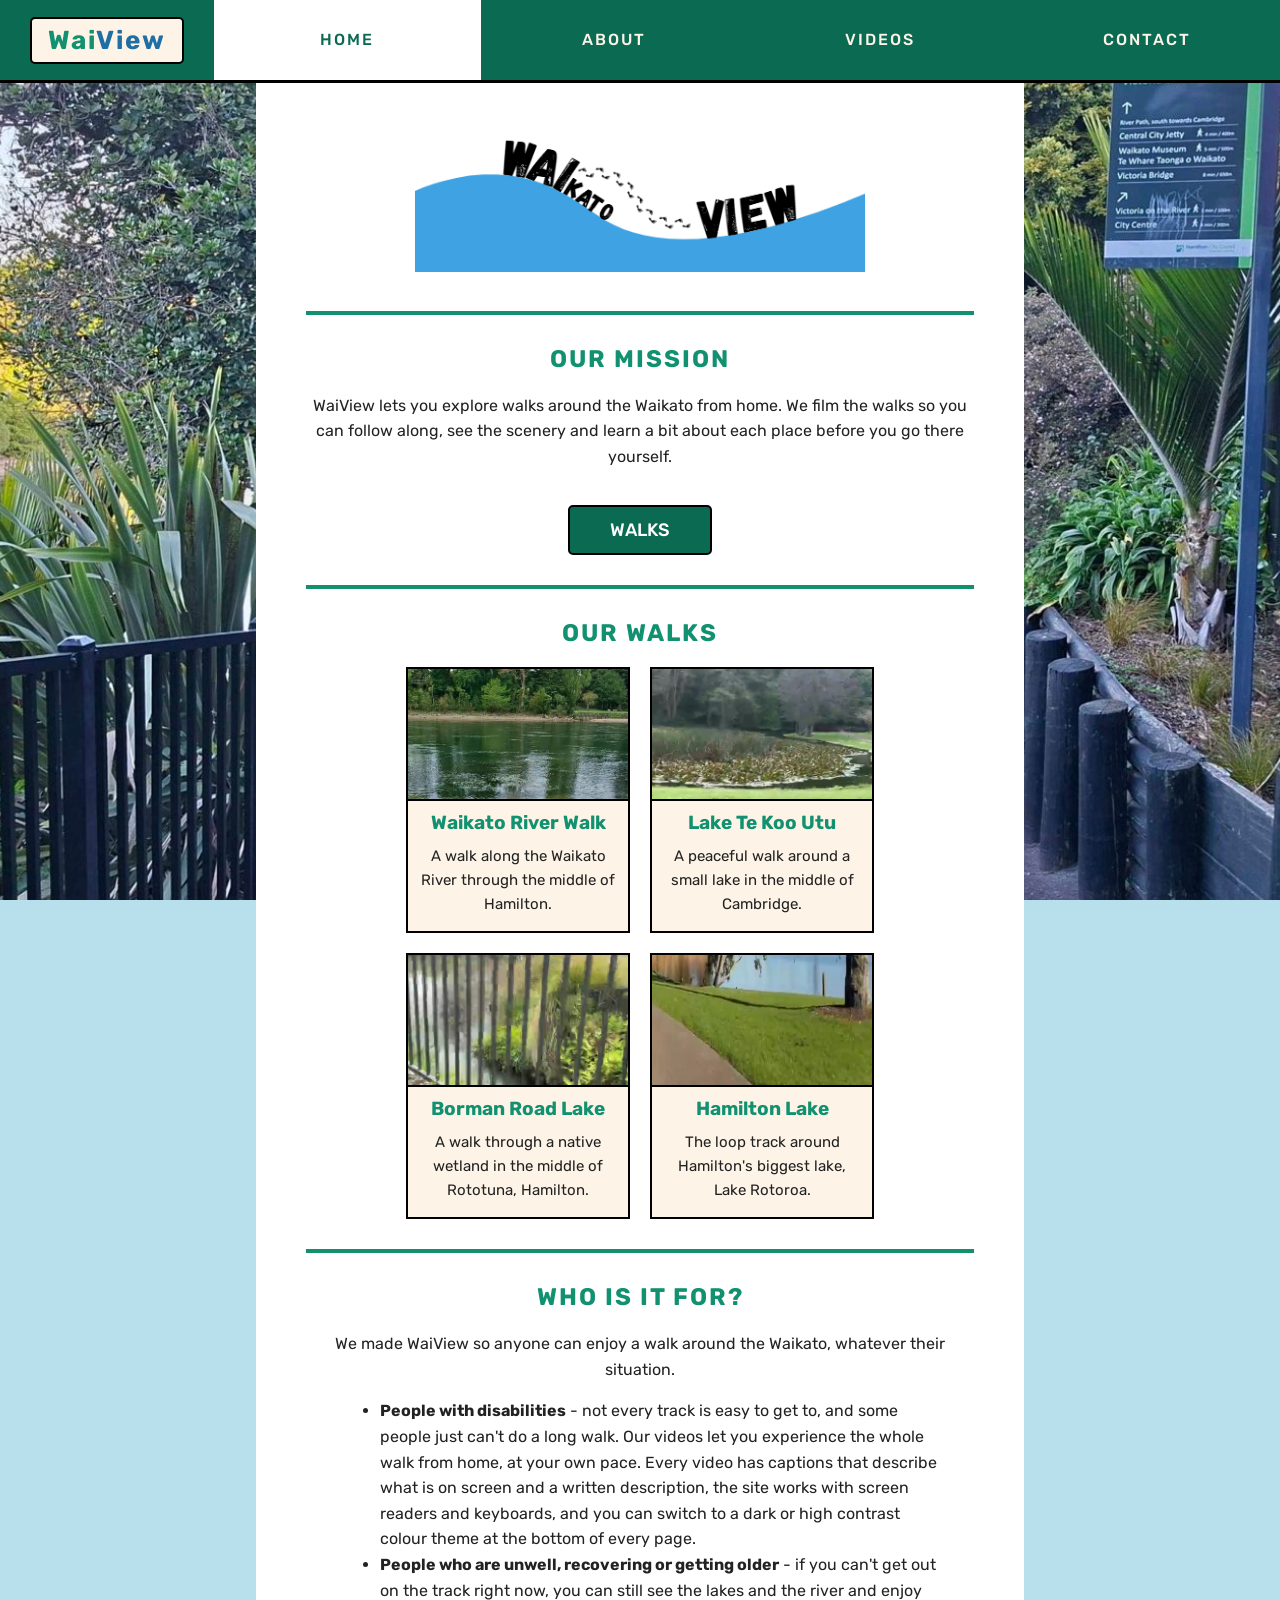
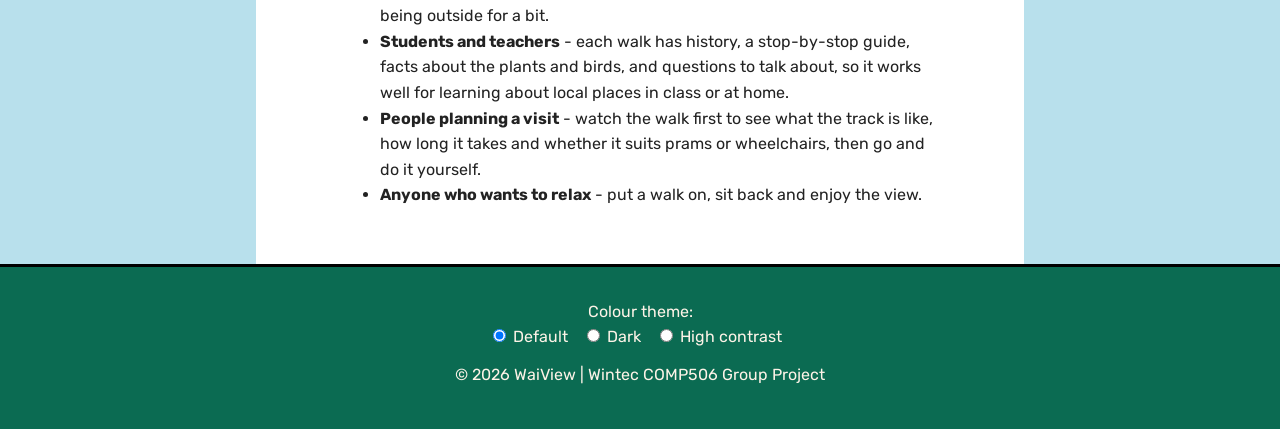
<file: index.html>
<!DOCTYPE html>
<!--
    WaiView - Home page
    COMP506 Interactive Digital Media - Roopu 01
    Cruz, Seton, Ronald, Kaden, Wiremu
-->
<html lang="en">
<head>
    <meta charset="UTF-8">
    <meta name="viewport" content="width=device-width, initial-scale=1.0">
    <title>WaiView - Home</title>
    <link href="https://fonts.googleapis.com/css2?family=Rubik:wght@400;500;700&display=swap" rel="stylesheet">
    <link rel="stylesheet" href="style.css">
</head>
<body>

    <!-- Site name and main navigation -->
    <header>
        <a href="index.html" class="site-name"><span class="wai">Wai</span><span class="view">View</span></a>
        <nav>
            <ul>
                <li><a href="index.html" class="active">Home</a></li>
                <li><a href="about.html">About</a></li>
                <li><a href="videos.html">Videos</a></li>
                <li><a href="contact.html">Contact</a></li>
            </ul>
        </nav>
    </header>

    <div class="page">
        <div class="side left"></div>

        <!-- Main page content -->
        <main>
            <h1 class="logo-heading">
                <img src="images/logo.png" alt="WaiView - Waikato View" class="main-logo">
            </h1>

            <hr>

            <h2>Our Mission</h2>
            <p>WaiView lets you explore walks around the Waikato from home. We film the walks so you can follow along, see the scenery and learn a bit about each place before you go there yourself.</p>

            <a href="videos.html" class="button">Walks</a>

            <hr>

            <h2>Our Walks</h2>
            <div class="walk-list">
                <a href="walk-waikato-river.html" class="walk-card">
                    <img src="images/thumbs/waikato-river.jpg" alt="Waikato River Walk">
                    <h3>Waikato River Walk</h3>
                    <p>A walk along the Waikato River through the middle of Hamilton.</p>
                </a>
                <a href="walk-lake-te-koo-utu.html" class="walk-card">
                    <img src="images/thumbs/lake-te-koo-utu.jpg" alt="Lake Te Koo Utu">
                    <h3>Lake Te Koo Utu</h3>
                    <p>A peaceful walk around a small lake in the middle of Cambridge.</p>
                </a>
                <a href="walk-borman-road-lake.html" class="walk-card">
                    <img src="images/thumbs/borman-road-lake.jpg" alt="Borman Road Lake">
                    <h3>Borman Road Lake</h3>
                    <p>A walk through a native wetland in the middle of Rototuna, Hamilton.</p>
                </a>
                <a href="walk-hamilton-lake.html" class="walk-card">
                    <img src="images/thumbs/hamilton-lake.jpg" alt="Hamilton Lake">
                    <h3>Hamilton Lake</h3>
                    <p>The loop track around Hamilton's biggest lake, Lake Rotoroa.</p>
                </a>
            </div>

            <hr>

            <h2>Who is it for?</h2>
            <p>We made WaiView so anyone can enjoy a walk around the Waikato, whatever their situation.</p>
            <div class="text-left">
                <ul>
                    <li><b>People with disabilities</b> - not every track is easy to get to, and some people just can't do a long walk. Our videos let you experience the whole walk from home, at your own pace. Every video has captions that describe what is on screen and a written description, the site works with screen readers and keyboards, and you can switch to a dark or high contrast colour theme at the bottom of every page.</li>
                    <li><b>People who are unwell, recovering or getting older</b> - if you can't get out on the track right now, you can still see the lakes and the river and enjoy being outside for a bit.</li>
                    <li><b>Students and teachers</b> - each walk has history, a stop-by-stop guide, facts about the plants and birds, and questions to talk about, so it works well for learning about local places in class or at home.</li>
                    <li><b>People planning a visit</b> - watch the walk first to see what the track is like, how long it takes and whether it suits prams or wheelchairs, then go and do it yourself.</li>
                    <li><b>Anyone who wants to relax</b> - put a walk on, sit back and enjoy the view.</li>
                </ul>
            </div>
        </main>

        <div class="side right"></div>
    </div>

    <!-- Footer with the colour theme picker -->
    <footer>

        <!-- colour theme picker (CSS only - see the colour themes section in style.css) -->
        <fieldset class="theme-picker">
            <legend>Colour theme:</legend>
            <input type="radio" name="theme" id="theme-default" checked>
            <label for="theme-default">Default</label>
            <input type="radio" name="theme" id="theme-dark">
            <label for="theme-dark">Dark</label>
            <input type="radio" name="theme" id="theme-contrast">
            <label for="theme-contrast">High contrast</label>
        </fieldset>

        <p>&copy; 2026 WaiView | Wintec COMP506 Group Project</p>
    </footer>

</body>
</html>
</file>
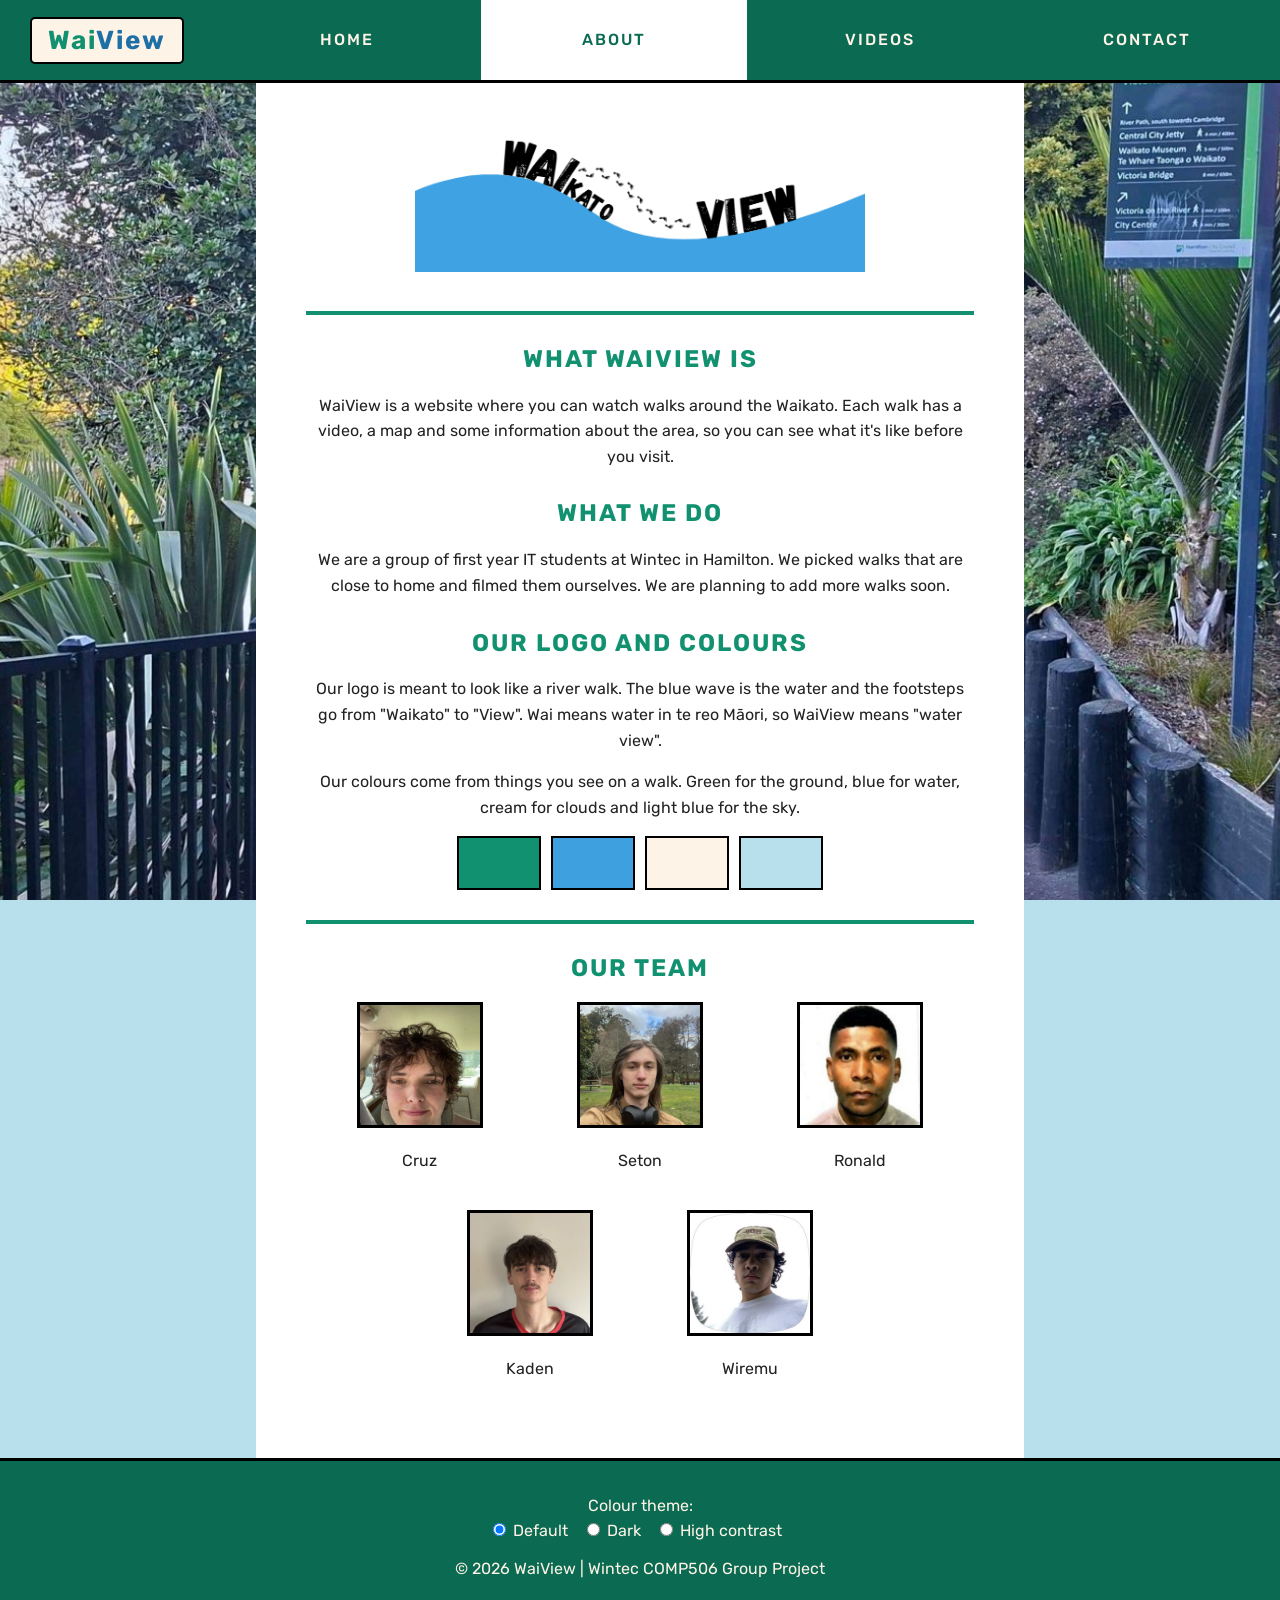
<file: about.html>
<!DOCTYPE html>
<!--
    WaiView - About page
    COMP506 Interactive Digital Media - Roopu 01
    Cruz, Seton, Ronald, Kaden, Wiremu
-->
<html lang="en">
<head>
    <meta charset="UTF-8">
    <meta name="viewport" content="width=device-width, initial-scale=1.0">
    <title>WaiView - About</title>
    <link href="https://fonts.googleapis.com/css2?family=Rubik:wght@400;500;700&display=swap" rel="stylesheet">
    <link rel="stylesheet" href="style.css">
</head>
<body>

    <!-- Site name and main navigation -->
    <header>
        <a href="index.html" class="site-name"><span class="wai">Wai</span><span class="view">View</span></a>
        <nav>
            <ul>
                <li><a href="index.html">Home</a></li>
                <li><a href="about.html" class="active">About</a></li>
                <li><a href="videos.html">Videos</a></li>
                <li><a href="contact.html">Contact</a></li>
            </ul>
        </nav>
    </header>

    <div class="page">
        <div class="side left"></div>

        <!-- Main page content -->
        <main>
            <h1 class="logo-heading">
                <img src="images/logo.png" alt="WaiView - Waikato View" class="main-logo">
            </h1>

            <hr>

            <h2>What WaiView Is</h2>
            <p>WaiView is a website where you can watch walks around the Waikato. Each walk has a video, a map and some information about the area, so you can see what it's like before you visit.</p>

            <h2>What We Do</h2>
            <p>We are a group of first year IT students at Wintec in Hamilton. We picked walks that are close to home and filmed them ourselves. We are planning to add more walks soon.</p>

            <h2>Our Logo and Colours</h2>
            <p>Our logo is meant to look like a river walk. The blue wave is the water and the footsteps go from "Waikato" to "View". Wai means water in te reo Māori, so WaiView means "water view".</p>
            <p>Our colours come from things you see on a walk. Green for the ground, blue for water, cream for clouds and light blue for the sky.</p>
            <div class="colours">
                <div class="colour green" title="Green"></div>
                <div class="colour blue" title="Blue"></div>
                <div class="colour cream" title="Cream"></div>
                <div class="colour sky" title="Sky"></div>
            </div>

            <hr>

            <h2>Our Team</h2>
            <div class="team">
                <div class="member">
                    <img src="images/team/cruz.jpg" alt="Photo of Cruz">
                    <p>Cruz</p>
                </div>
                <div class="member">
                    <img src="images/team/seton.jpg" alt="Photo of Seton">
                    <p>Seton</p>
                </div>
                <div class="member">
                    <img src="images/team/ronald.jpg" alt="Photo of Ronald">
                    <p>Ronald</p>
                </div>
                <div class="member">
                    <img src="images/team/kaden.jpg" alt="Photo of Kaden">
                    <p>Kaden</p>
                </div>
                <div class="member">
                    <img src="images/team/wiremu.jpg" alt="Photo of Wiremu">
                    <p>Wiremu</p>
                </div>
            </div>
        </main>

        <div class="side right"></div>
    </div>

    <!-- Footer with the colour theme picker -->
    <footer>

        <!-- colour theme picker (CSS only - see the colour themes section in style.css) -->
        <fieldset class="theme-picker">
            <legend>Colour theme:</legend>
            <input type="radio" name="theme" id="theme-default" checked>
            <label for="theme-default">Default</label>
            <input type="radio" name="theme" id="theme-dark">
            <label for="theme-dark">Dark</label>
            <input type="radio" name="theme" id="theme-contrast">
            <label for="theme-contrast">High contrast</label>
        </fieldset>

        <p>&copy; 2026 WaiView | Wintec COMP506 Group Project</p>
    </footer>

</body>
</html>
</file>
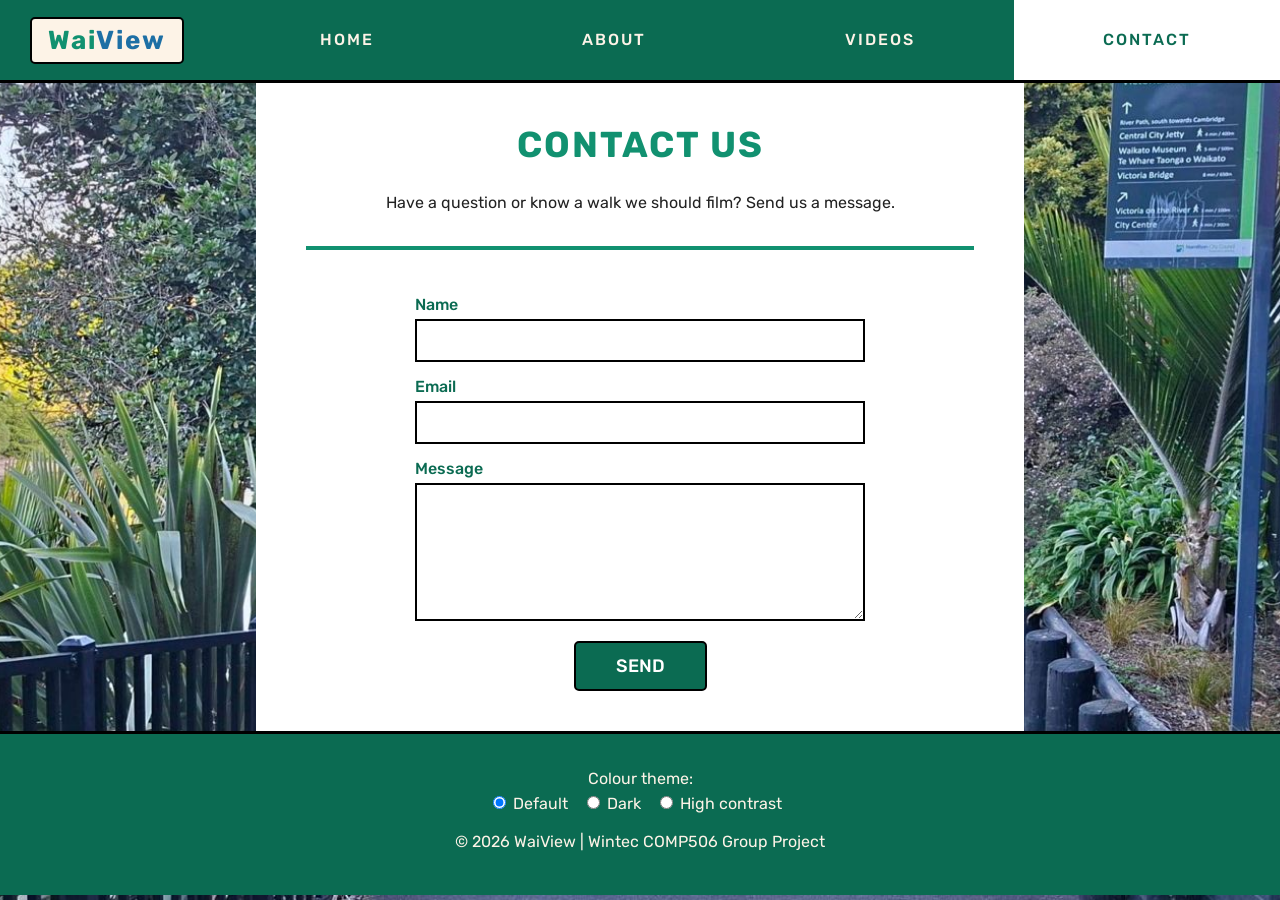
<file: contact.html>
<!DOCTYPE html>
<!--
    WaiView - Contact page
    COMP506 Interactive Digital Media - Roopu 01
    Cruz, Seton, Ronald, Kaden, Wiremu
-->
<html lang="en">
<head>
    <meta charset="UTF-8">
    <meta name="viewport" content="width=device-width, initial-scale=1.0">
    <title>WaiView - Contact</title>
    <link href="https://fonts.googleapis.com/css2?family=Rubik:wght@400;500;700&display=swap" rel="stylesheet">
    <link rel="stylesheet" href="style.css">
</head>
<body>

    <!-- Site name and main navigation -->
    <header>
        <a href="index.html" class="site-name"><span class="wai">Wai</span><span class="view">View</span></a>
        <nav>
            <ul>
                <li><a href="index.html">Home</a></li>
                <li><a href="about.html">About</a></li>
                <li><a href="videos.html">Videos</a></li>
                <li><a href="contact.html" class="active">Contact</a></li>
            </ul>
        </nav>
    </header>

    <div class="page">
        <div class="side left"></div>

        <!-- Main page content -->
        <main>
            <h1>Contact Us</h1>
            <p>Have a question or know a walk we should film? Send us a message.</p>

            <hr>

            <form action="thanks.html" method="get">
                <label for="name">Name</label>
                <input type="text" id="name" name="name" required>

                <label for="email">Email</label>
                <input type="email" id="email" name="email" required>

                <label for="message">Message</label>
                <textarea id="message" name="message" rows="6" required></textarea>

                <button type="submit" class="button">Send</button>
            </form>
        </main>

        <div class="side right"></div>
    </div>

    <!-- Footer with the colour theme picker -->
    <footer>

        <!-- colour theme picker (CSS only - see the colour themes section in style.css) -->
        <fieldset class="theme-picker">
            <legend>Colour theme:</legend>
            <input type="radio" name="theme" id="theme-default" checked>
            <label for="theme-default">Default</label>
            <input type="radio" name="theme" id="theme-dark">
            <label for="theme-dark">Dark</label>
            <input type="radio" name="theme" id="theme-contrast">
            <label for="theme-contrast">High contrast</label>
        </fieldset>

        <p>&copy; 2026 WaiView | Wintec COMP506 Group Project</p>
    </footer>

</body>
</html>
</file>
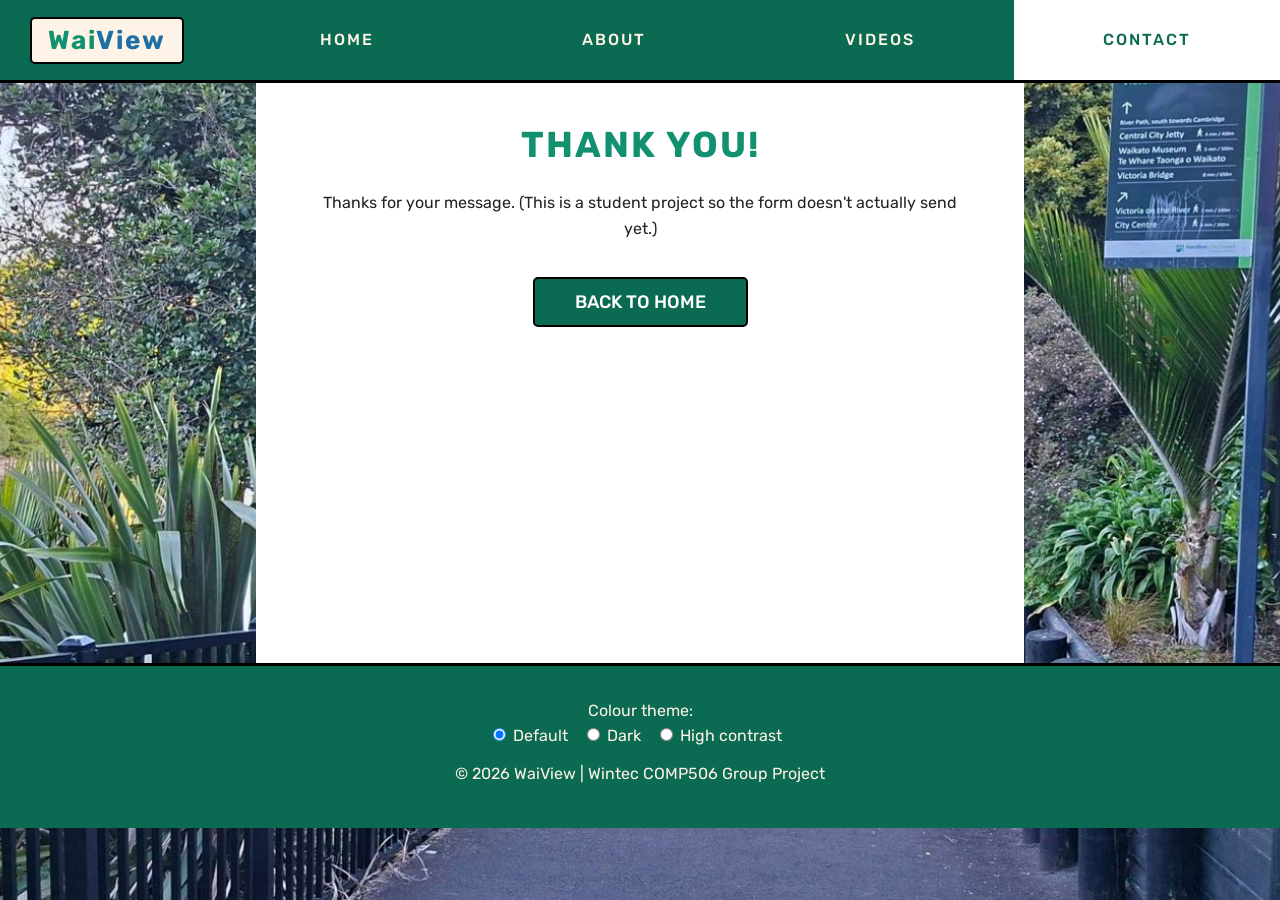
<file: thanks.html>
<!DOCTYPE html>
<!--
    WaiView - Thank you page (shown after the contact form is sent)
    COMP506 Interactive Digital Media - Roopu 01
    Cruz, Seton, Ronald, Kaden, Wiremu
-->
<html lang="en">
<head>
    <meta charset="UTF-8">
    <meta name="viewport" content="width=device-width, initial-scale=1.0">
    <title>WaiView - Thank You</title>
    <link href="https://fonts.googleapis.com/css2?family=Rubik:wght@400;500;700&display=swap" rel="stylesheet">
    <link rel="stylesheet" href="style.css">
</head>
<body>

    <!-- Site name and main navigation -->
    <header>
        <a href="index.html" class="site-name"><span class="wai">Wai</span><span class="view">View</span></a>
        <nav>
            <ul>
                <li><a href="index.html">Home</a></li>
                <li><a href="about.html">About</a></li>
                <li><a href="videos.html">Videos</a></li>
                <li><a href="contact.html" class="active">Contact</a></li>
            </ul>
        </nav>
    </header>

    <div class="page">
        <div class="side left"></div>

        <!-- Main page content -->
        <main>
            <h1>Thank You!</h1>
            <p>Thanks for your message. (This is a student project so the form doesn't actually send yet.)</p>
            <a href="index.html" class="button">Back to Home</a>
        </main>

        <div class="side right"></div>
    </div>

    <!-- Footer with the colour theme picker -->
    <footer>

        <!-- colour theme picker (CSS only - see the colour themes section in style.css) -->
        <fieldset class="theme-picker">
            <legend>Colour theme:</legend>
            <input type="radio" name="theme" id="theme-default" checked>
            <label for="theme-default">Default</label>
            <input type="radio" name="theme" id="theme-dark">
            <label for="theme-dark">Dark</label>
            <input type="radio" name="theme" id="theme-contrast">
            <label for="theme-contrast">High contrast</label>
        </fieldset>

        <p>&copy; 2026 WaiView | Wintec COMP506 Group Project</p>
    </footer>

</body>
</html>
</file>
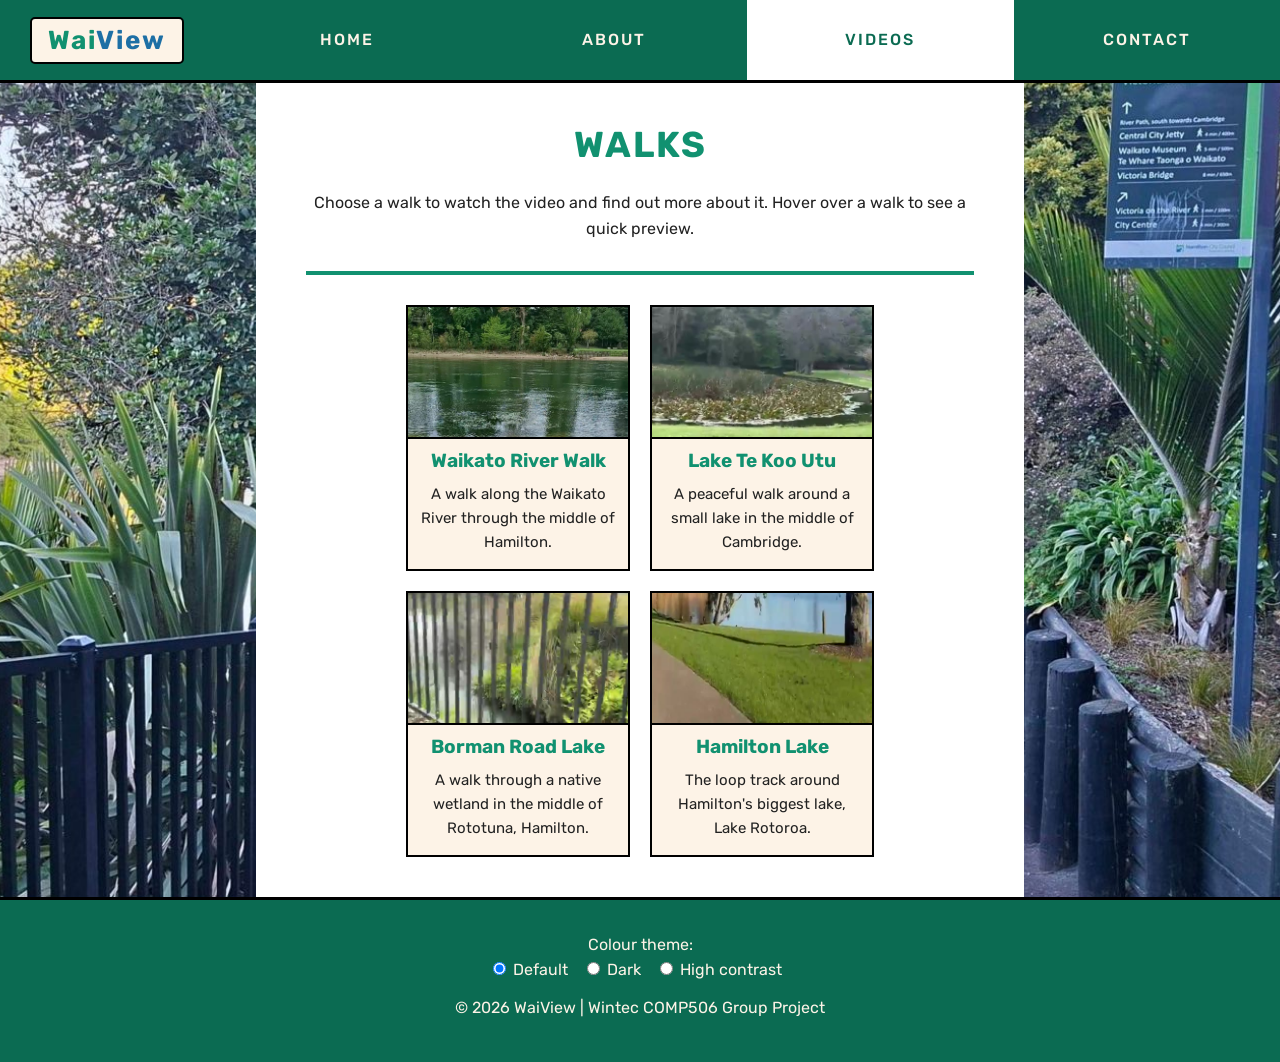
<file: videos.html>
<!DOCTYPE html>
<!--
    WaiView - Videos page (Feature Video Products Page)
    COMP506 Interactive Digital Media - Roopu 01
    Cruz, Seton, Ronald, Kaden, Wiremu
-->
<html lang="en">
<head>
    <meta charset="UTF-8">
    <meta name="viewport" content="width=device-width, initial-scale=1.0">
    <title>WaiView - Walks</title>
    <link href="https://fonts.googleapis.com/css2?family=Rubik:wght@400;500;700&display=swap" rel="stylesheet">
    <link rel="stylesheet" href="style.css">
</head>
<body>

    <!-- Site name and main navigation -->
    <header>
        <a href="index.html" class="site-name"><span class="wai">Wai</span><span class="view">View</span></a>
        <nav>
            <ul>
                <li><a href="index.html">Home</a></li>
                <li><a href="about.html">About</a></li>
                <li><a href="videos.html" class="active">Videos</a></li>
                <li><a href="contact.html">Contact</a></li>
            </ul>
        </nav>
    </header>

    <div class="page">
        <div class="side left"></div>

        <!-- Main page content -->
        <main>
            <h1>Walks</h1>
            <p>Choose a walk to watch the video and find out more about it. Hover over a walk to see a quick preview.</p>

            <hr>

            <div class="walk-list">
                <!-- hover over (or tab to) this card to see a moving preview of the walk -->
                <a href="walk-waikato-river.html" class="walk-card">
                    <div class="preview">
                        <img src="images/thumbs/waikato-river.jpg" alt="Waikato River Walk" class="still">
                        <img src="images/previews/waikato-river.webp" alt="" class="moving">
                    </div>
                    <h2>Waikato River Walk</h2>
                    <p>A walk along the Waikato River through the middle of Hamilton.</p>
                </a>
                <!-- hover over (or tab to) this card to see a moving preview of the walk -->
                <a href="walk-lake-te-koo-utu.html" class="walk-card">
                    <div class="preview">
                        <img src="images/thumbs/lake-te-koo-utu.jpg" alt="Lake Te Koo Utu" class="still">
                        <img src="images/previews/lake-te-koo-utu.webp" alt="" class="moving">
                    </div>
                    <h2>Lake Te Koo Utu</h2>
                    <p>A peaceful walk around a small lake in the middle of Cambridge.</p>
                </a>
                <!-- hover over (or tab to) this card to see a moving preview of the walk -->
                <a href="walk-borman-road-lake.html" class="walk-card">
                    <div class="preview">
                        <img src="images/thumbs/borman-road-lake.jpg" alt="Borman Road Lake" class="still">
                        <img src="images/previews/borman-road-lake.webp" alt="" class="moving">
                    </div>
                    <h2>Borman Road Lake</h2>
                    <p>A walk through a native wetland in the middle of Rototuna, Hamilton.</p>
                </a>
                <!-- hover over (or tab to) this card to see a moving preview of the walk -->
                <a href="walk-hamilton-lake.html" class="walk-card">
                    <div class="preview">
                        <img src="images/thumbs/hamilton-lake.jpg" alt="Hamilton Lake" class="still">
                        <img src="images/previews/hamilton-lake.webp" alt="" class="moving">
                    </div>
                    <h2>Hamilton Lake</h2>
                    <p>The loop track around Hamilton's biggest lake, Lake Rotoroa.</p>
                </a>
            </div>
        </main>

        <div class="side right"></div>
    </div>

    <!-- Footer with the colour theme picker -->
    <footer>

        <!-- colour theme picker (CSS only - see the colour themes section in style.css) -->
        <fieldset class="theme-picker">
            <legend>Colour theme:</legend>
            <input type="radio" name="theme" id="theme-default" checked>
            <label for="theme-default">Default</label>
            <input type="radio" name="theme" id="theme-dark">
            <label for="theme-dark">Dark</label>
            <input type="radio" name="theme" id="theme-contrast">
            <label for="theme-contrast">High contrast</label>
        </fieldset>

        <p>&copy; 2026 WaiView | Wintec COMP506 Group Project</p>
    </footer>

</body>
</html>
</file>
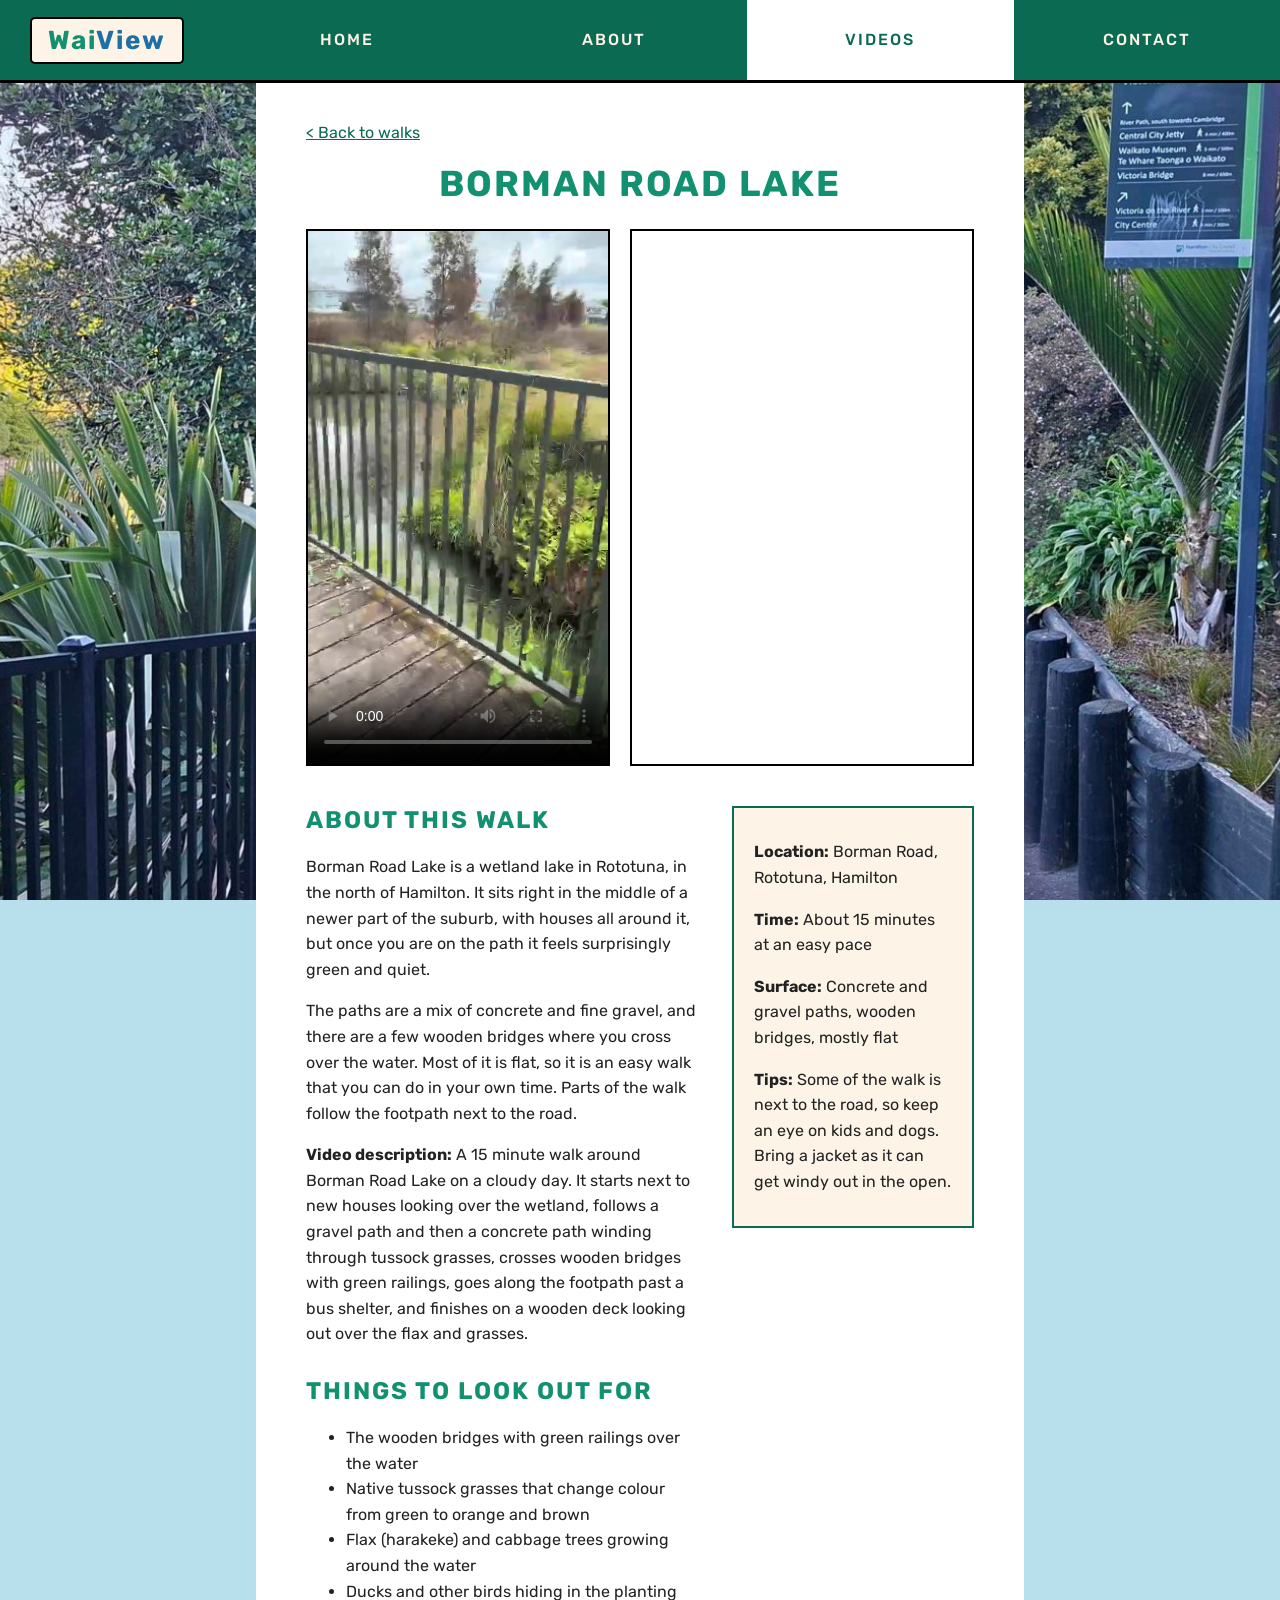
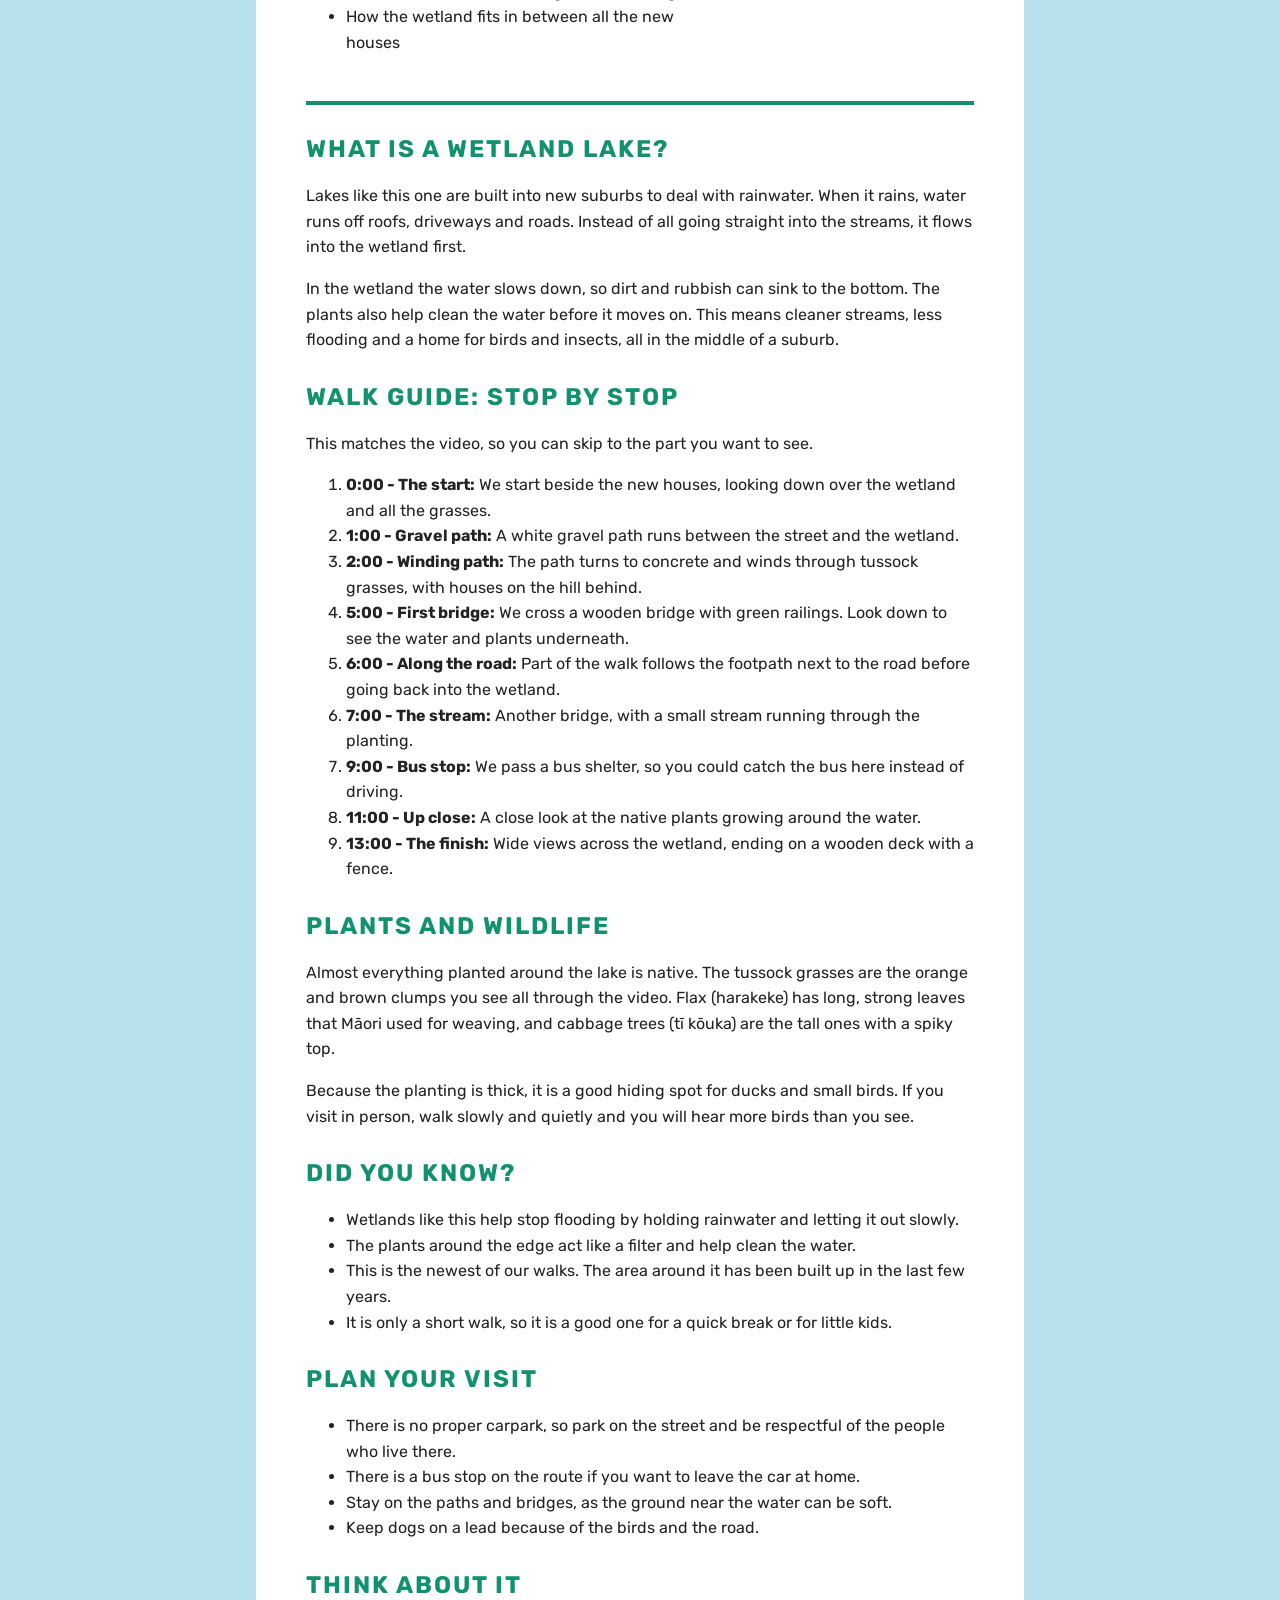
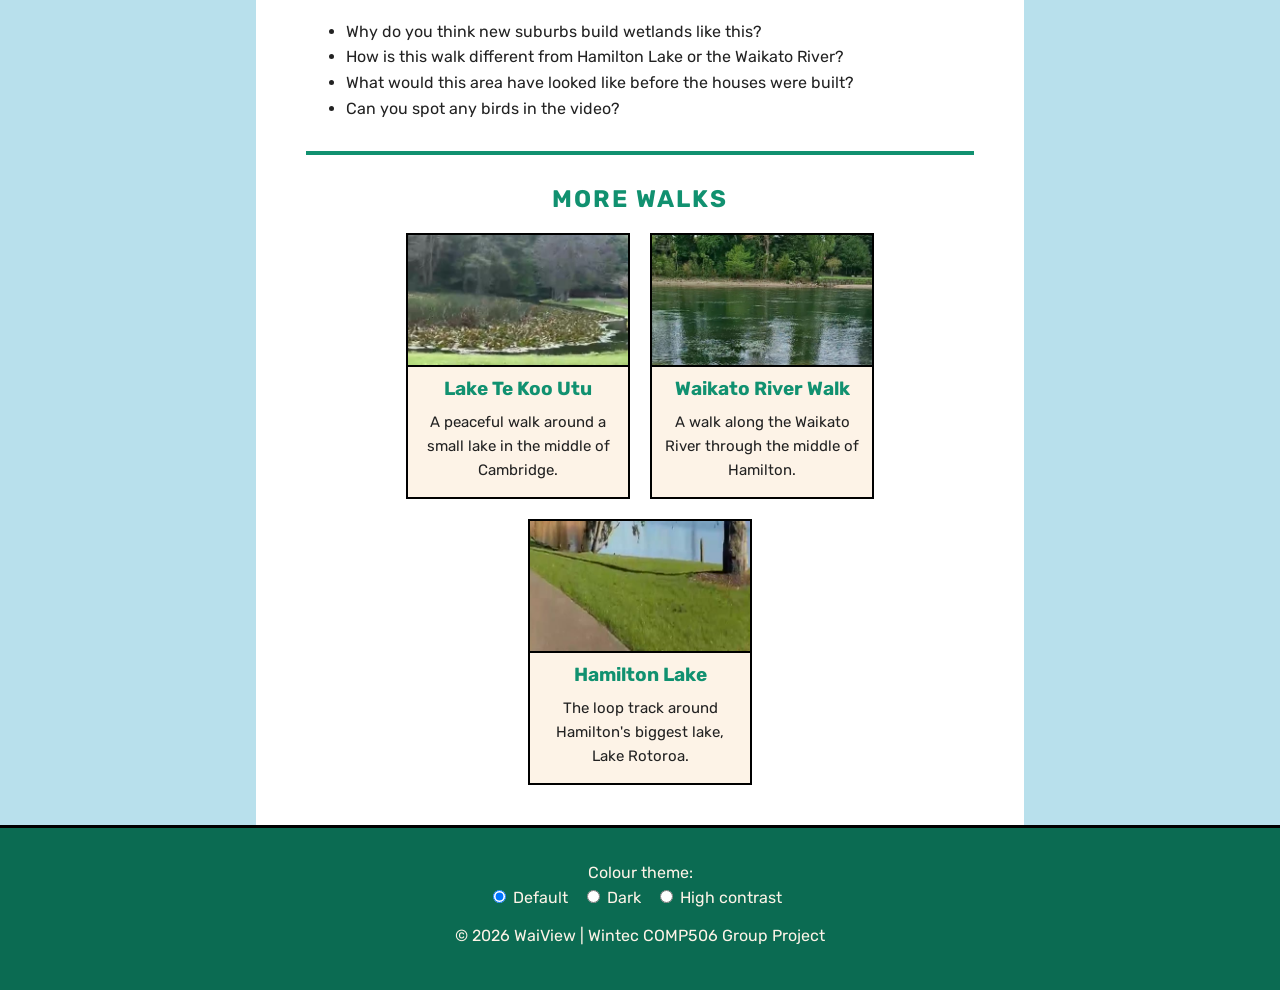
<file: walk-borman-road-lake.html>
<!DOCTYPE html>
<!--
    WaiView - Borman Road Lake walk page
    COMP506 Interactive Digital Media - Roopu 01
    Cruz, Seton, Ronald, Kaden, Wiremu
-->
<html lang="en">
<head>
    <meta charset="UTF-8">
    <meta name="viewport" content="width=device-width, initial-scale=1.0">
    <title>WaiView - Borman Road Lake</title>
    <link href="https://fonts.googleapis.com/css2?family=Rubik:wght@400;500;700&display=swap" rel="stylesheet">
    <link rel="stylesheet" href="style.css">
</head>
<body>

    <!-- Site name and main navigation -->
    <header>
        <a href="index.html" class="site-name"><span class="wai">Wai</span><span class="view">View</span></a>
        <nav>
            <ul>
                <li><a href="index.html">Home</a></li>
                <li><a href="about.html">About</a></li>
                <li><a href="videos.html" class="active">Videos</a></li>
                <li><a href="contact.html">Contact</a></li>
            </ul>
        </nav>
    </header>

    <div class="page">
        <div class="side left"></div>

        <!-- Main page content -->
        <main>
            <a href="videos.html" class="back">&lt; Back to walks</a>

            <h1>Borman Road Lake</h1>

            <div class="walk-top">
                <video controls preload="metadata" playsinline poster="images/posters/borman-road-lake.jpg" title="Borman Road Lake walk video" aria-describedby="video-description">
                    <source src="videos/borman-road-lake.mp4" type="video/mp4">
                    <track kind="captions" src="videos/borman-road-lake.vtt" srclang="en" label="English (scene descriptions)">
                    Your browser does not support video.
                </video>
                <iframe src="https://maps.google.com/maps?q=Borman%20Road%2C%20Rototuna%2C%20Hamilton&amp;z=15&amp;output=embed" title="Map of Borman Road Lake"></iframe>
            </div>

            <div class="walk-info">
                <div class="walk-text">
                    <h2>About this walk</h2>
                    <p>Borman Road Lake is a wetland lake in Rototuna, in the north of Hamilton. It sits right in the middle of a newer part of the suburb, with houses all around it, but once you are on the path it feels surprisingly green and quiet.</p>
                    <p>The paths are a mix of concrete and fine gravel, and there are a few wooden bridges where you cross over the water. Most of it is flat, so it is an easy walk that you can do in your own time. Parts of the walk follow the footpath next to the road.</p>
                    <p id="video-description"><b>Video description:</b> A 15 minute walk around Borman Road Lake on a cloudy day. It starts next to new houses looking over the wetland, follows a gravel path and then a concrete path winding through tussock grasses, crosses wooden bridges with green railings, goes along the footpath past a bus shelter, and finishes on a wooden deck looking out over the flax and grasses.</p>

                    <h2>Things to look out for</h2>
                    <ul>
                        <li>The wooden bridges with green railings over the water</li>
                        <li>Native tussock grasses that change colour from green to orange and brown</li>
                        <li>Flax (harakeke) and cabbage trees growing around the water</li>
                        <li>Ducks and other birds hiding in the planting</li>
                        <li>How the wetland fits in between all the new houses</li>
                    </ul>
                </div>

                <div class="info-box">
                    <p><b>Location:</b> Borman Road, Rototuna, Hamilton</p>
                    <p><b>Time:</b> About 15 minutes at an easy pace</p>
                    <p><b>Surface:</b> Concrete and gravel paths, wooden bridges, mostly flat</p>
                    <p><b>Tips:</b> Some of the walk is next to the road, so keep an eye on kids and dogs. Bring a jacket as it can get windy out in the open.</p>
                </div>
            </div>

            <hr>

            <div class="walk-more">
                <h2>What is a wetland lake?</h2>
                <p>Lakes like this one are built into new suburbs to deal with rainwater. When it rains, water runs off roofs, driveways and roads. Instead of all going straight into the streams, it flows into the wetland first.</p>
                <p>In the wetland the water slows down, so dirt and rubbish can sink to the bottom. The plants also help clean the water before it moves on. This means cleaner streams, less flooding and a home for birds and insects, all in the middle of a suburb.</p>

                <h2>Walk guide: stop by stop</h2>
                <p>This matches the video, so you can skip to the part you want to see.</p>
                <ol>
                    <li><b>0:00 - The start:</b> We start beside the new houses, looking down over the wetland and all the grasses.</li>
                    <li><b>1:00 - Gravel path:</b> A white gravel path runs between the street and the wetland.</li>
                    <li><b>2:00 - Winding path:</b> The path turns to concrete and winds through tussock grasses, with houses on the hill behind.</li>
                    <li><b>5:00 - First bridge:</b> We cross a wooden bridge with green railings. Look down to see the water and plants underneath.</li>
                    <li><b>6:00 - Along the road:</b> Part of the walk follows the footpath next to the road before going back into the wetland.</li>
                    <li><b>7:00 - The stream:</b> Another bridge, with a small stream running through the planting.</li>
                    <li><b>9:00 - Bus stop:</b> We pass a bus shelter, so you could catch the bus here instead of driving.</li>
                    <li><b>11:00 - Up close:</b> A close look at the native plants growing around the water.</li>
                    <li><b>13:00 - The finish:</b> Wide views across the wetland, ending on a wooden deck with a fence.</li>
                </ol>

                <h2>Plants and wildlife</h2>
                <p>Almost everything planted around the lake is native. The tussock grasses are the orange and brown clumps you see all through the video. Flax (harakeke) has long, strong leaves that Māori used for weaving, and cabbage trees (tī kōuka) are the tall ones with a spiky top.</p>
                <p>Because the planting is thick, it is a good hiding spot for ducks and small birds. If you visit in person, walk slowly and quietly and you will hear more birds than you see.</p>

                <h2>Did you know?</h2>
                <ul>
                    <li>Wetlands like this help stop flooding by holding rainwater and letting it out slowly.</li>
                    <li>The plants around the edge act like a filter and help clean the water.</li>
                    <li>This is the newest of our walks. The area around it has been built up in the last few years.</li>
                    <li>It is only a short walk, so it is a good one for a quick break or for little kids.</li>
                </ul>

                <h2>Plan your visit</h2>
                <ul>
                    <li>There is no proper carpark, so park on the street and be respectful of the people who live there.</li>
                    <li>There is a bus stop on the route if you want to leave the car at home.</li>
                    <li>Stay on the paths and bridges, as the ground near the water can be soft.</li>
                    <li>Keep dogs on a lead because of the birds and the road.</li>
                </ul>

                <h2>Think about it</h2>
                <ul>
                    <li>Why do you think new suburbs build wetlands like this?</li>
                    <li>How is this walk different from Hamilton Lake or the Waikato River?</li>
                    <li>What would this area have looked like before the houses were built?</li>
                    <li>Can you spot any birds in the video?</li>
                </ul>
            </div>

            <hr>

            <h2>More Walks</h2>
            <div class="walk-list">
                <a href="walk-lake-te-koo-utu.html" class="walk-card">
                    <img src="images/thumbs/lake-te-koo-utu.jpg" alt="Lake Te Koo Utu">
                    <h3>Lake Te Koo Utu</h3>
                    <p>A peaceful walk around a small lake in the middle of Cambridge.</p>
                </a>
                <a href="walk-waikato-river.html" class="walk-card">
                    <img src="images/thumbs/waikato-river.jpg" alt="Waikato River Walk">
                    <h3>Waikato River Walk</h3>
                    <p>A walk along the Waikato River through the middle of Hamilton.</p>
                </a>
                <a href="walk-hamilton-lake.html" class="walk-card">
                    <img src="images/thumbs/hamilton-lake.jpg" alt="Hamilton Lake">
                    <h3>Hamilton Lake</h3>
                    <p>The loop track around Hamilton's biggest lake, Lake Rotoroa.</p>
                </a>
            </div>
        </main>

        <div class="side right"></div>
    </div>

    <!-- Footer with the colour theme picker -->
    <footer>

        <!-- colour theme picker (CSS only - see the colour themes section in style.css) -->
        <fieldset class="theme-picker">
            <legend>Colour theme:</legend>
            <input type="radio" name="theme" id="theme-default" checked>
            <label for="theme-default">Default</label>
            <input type="radio" name="theme" id="theme-dark">
            <label for="theme-dark">Dark</label>
            <input type="radio" name="theme" id="theme-contrast">
            <label for="theme-contrast">High contrast</label>
        </fieldset>

        <p>&copy; 2026 WaiView | Wintec COMP506 Group Project</p>
    </footer>

</body>
</html>
</file>
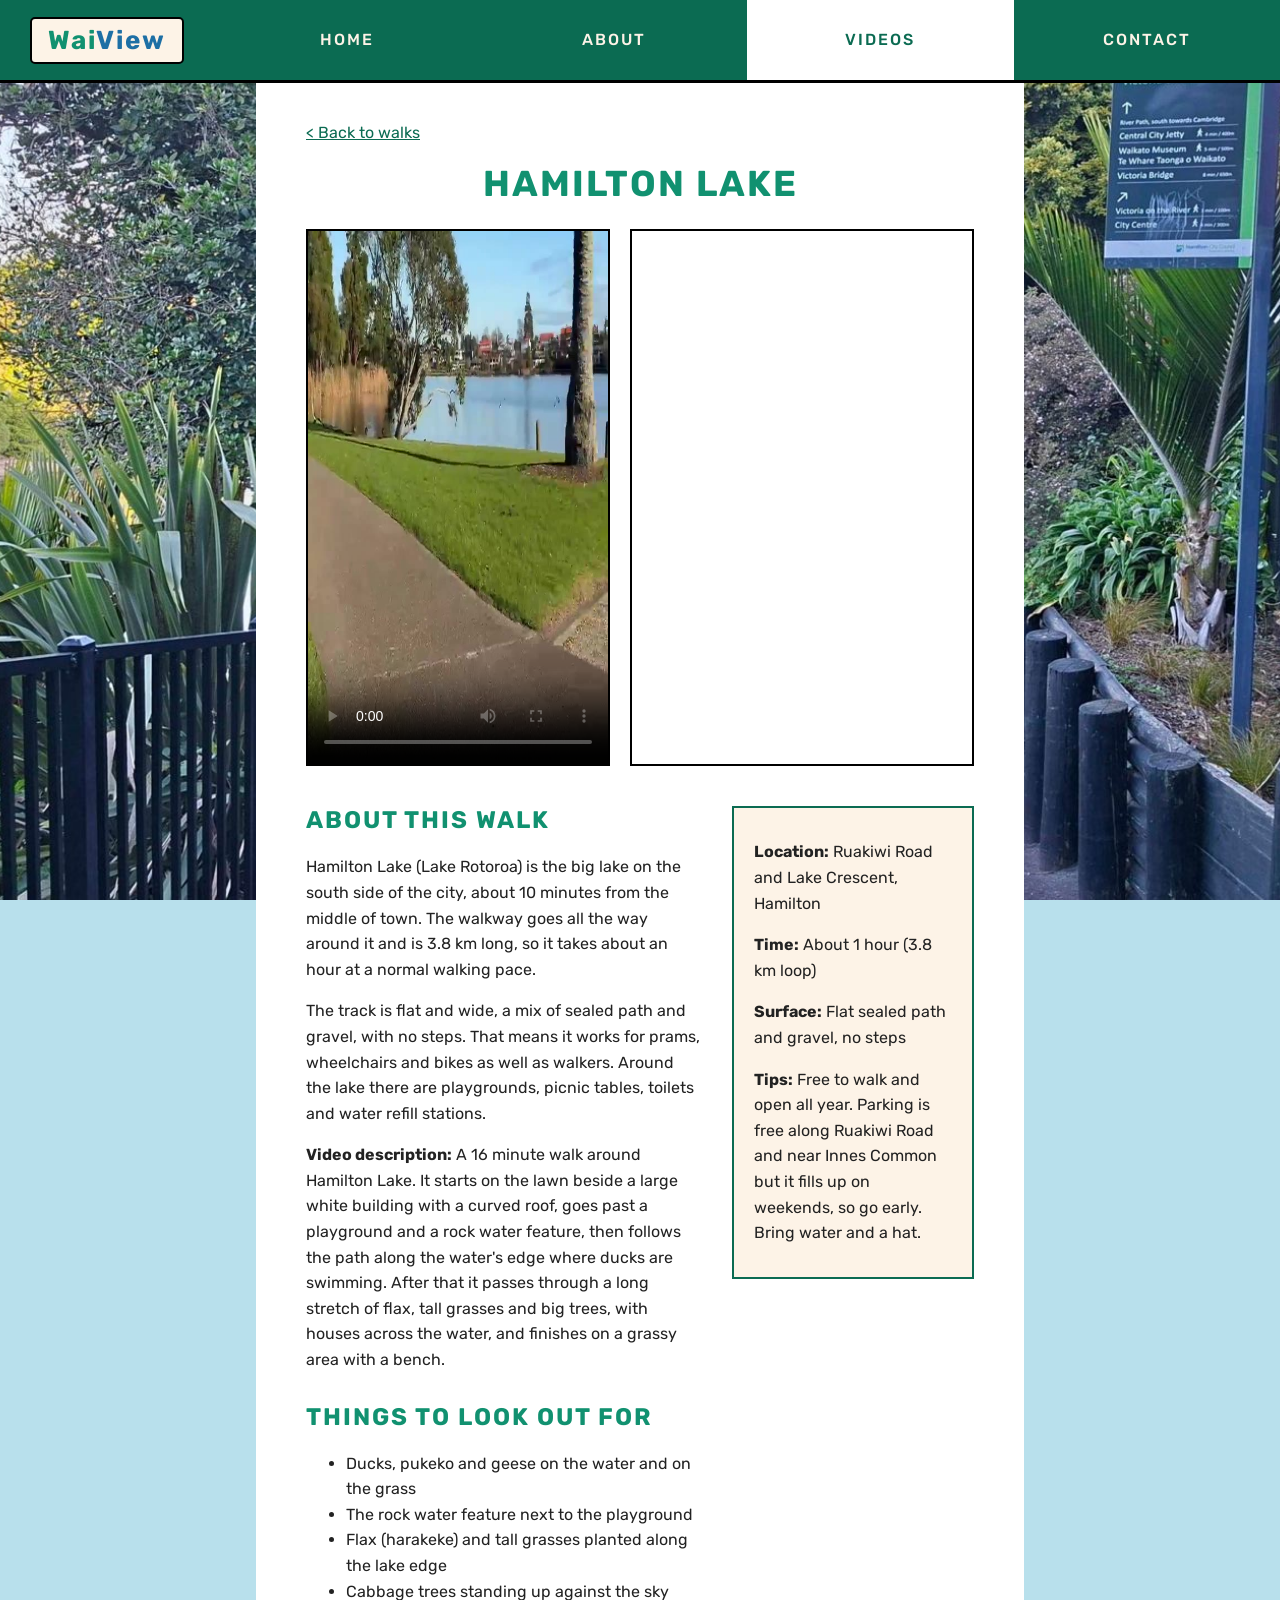
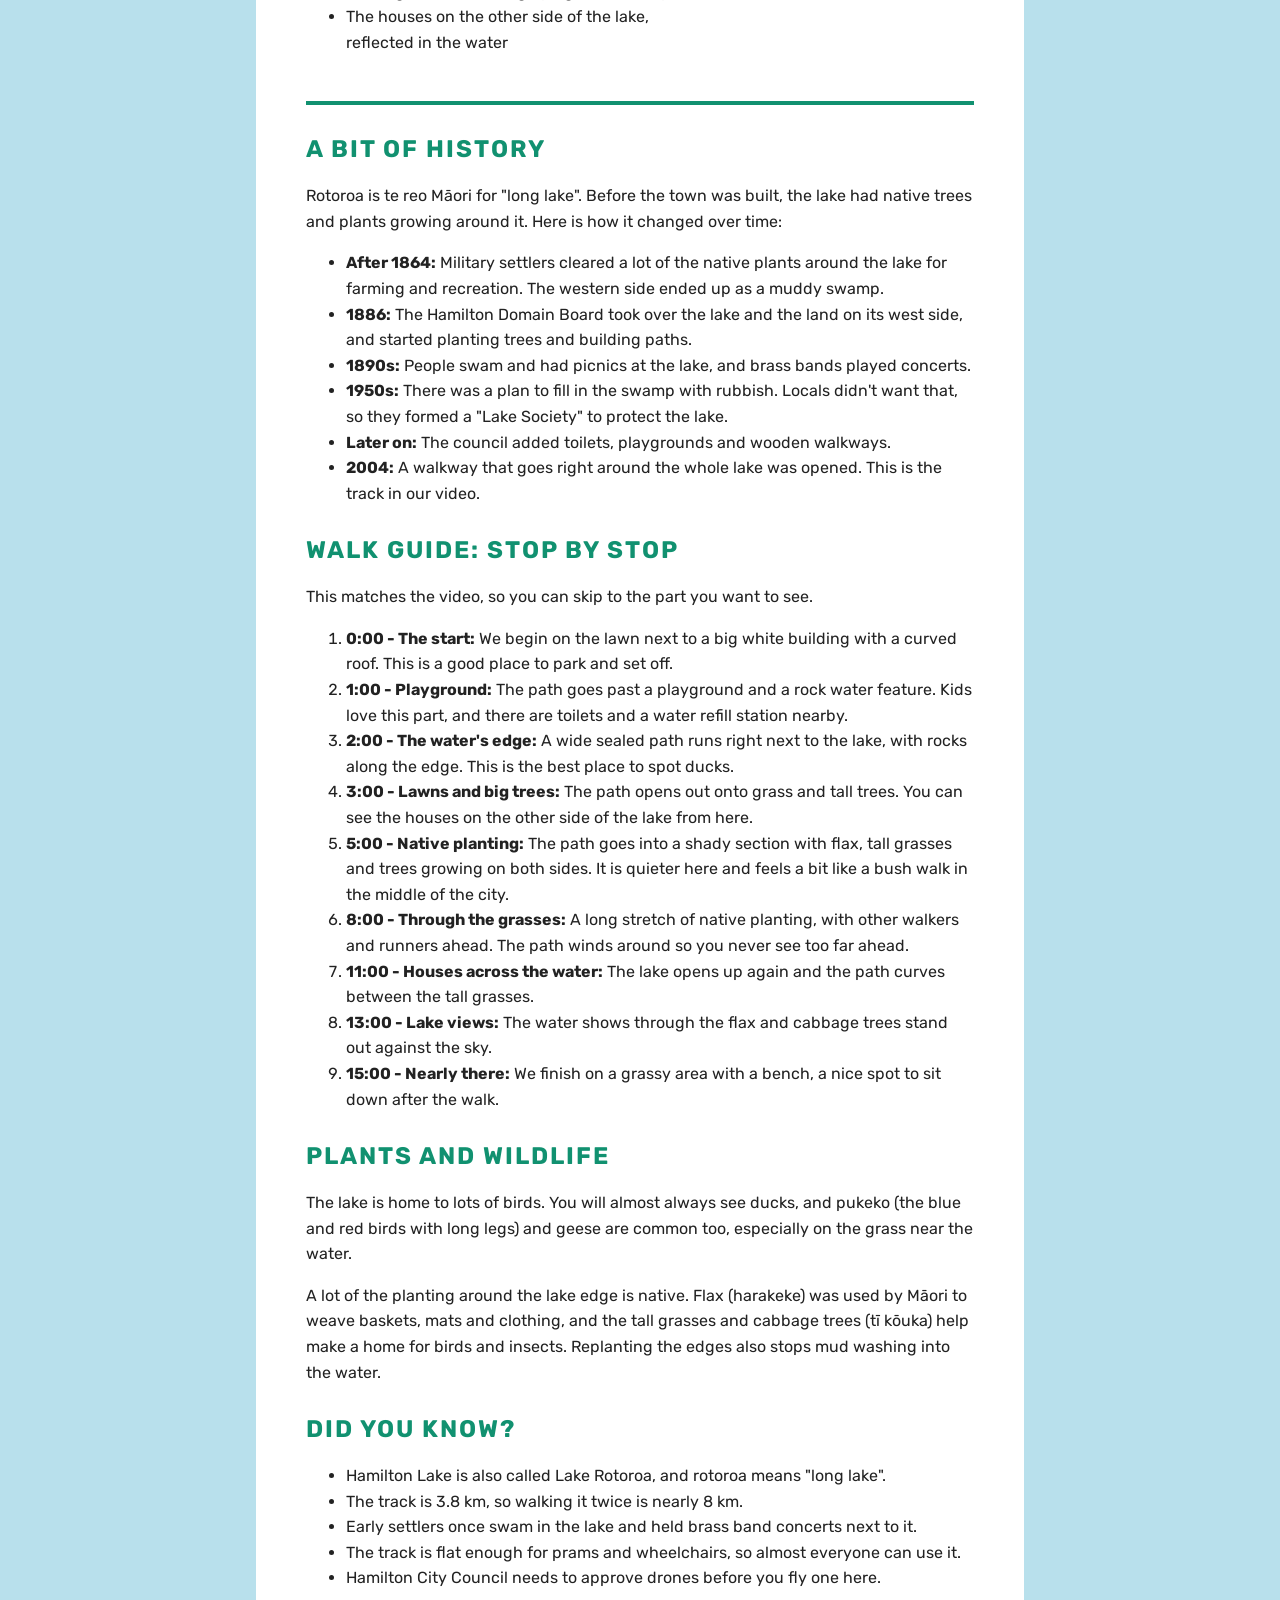
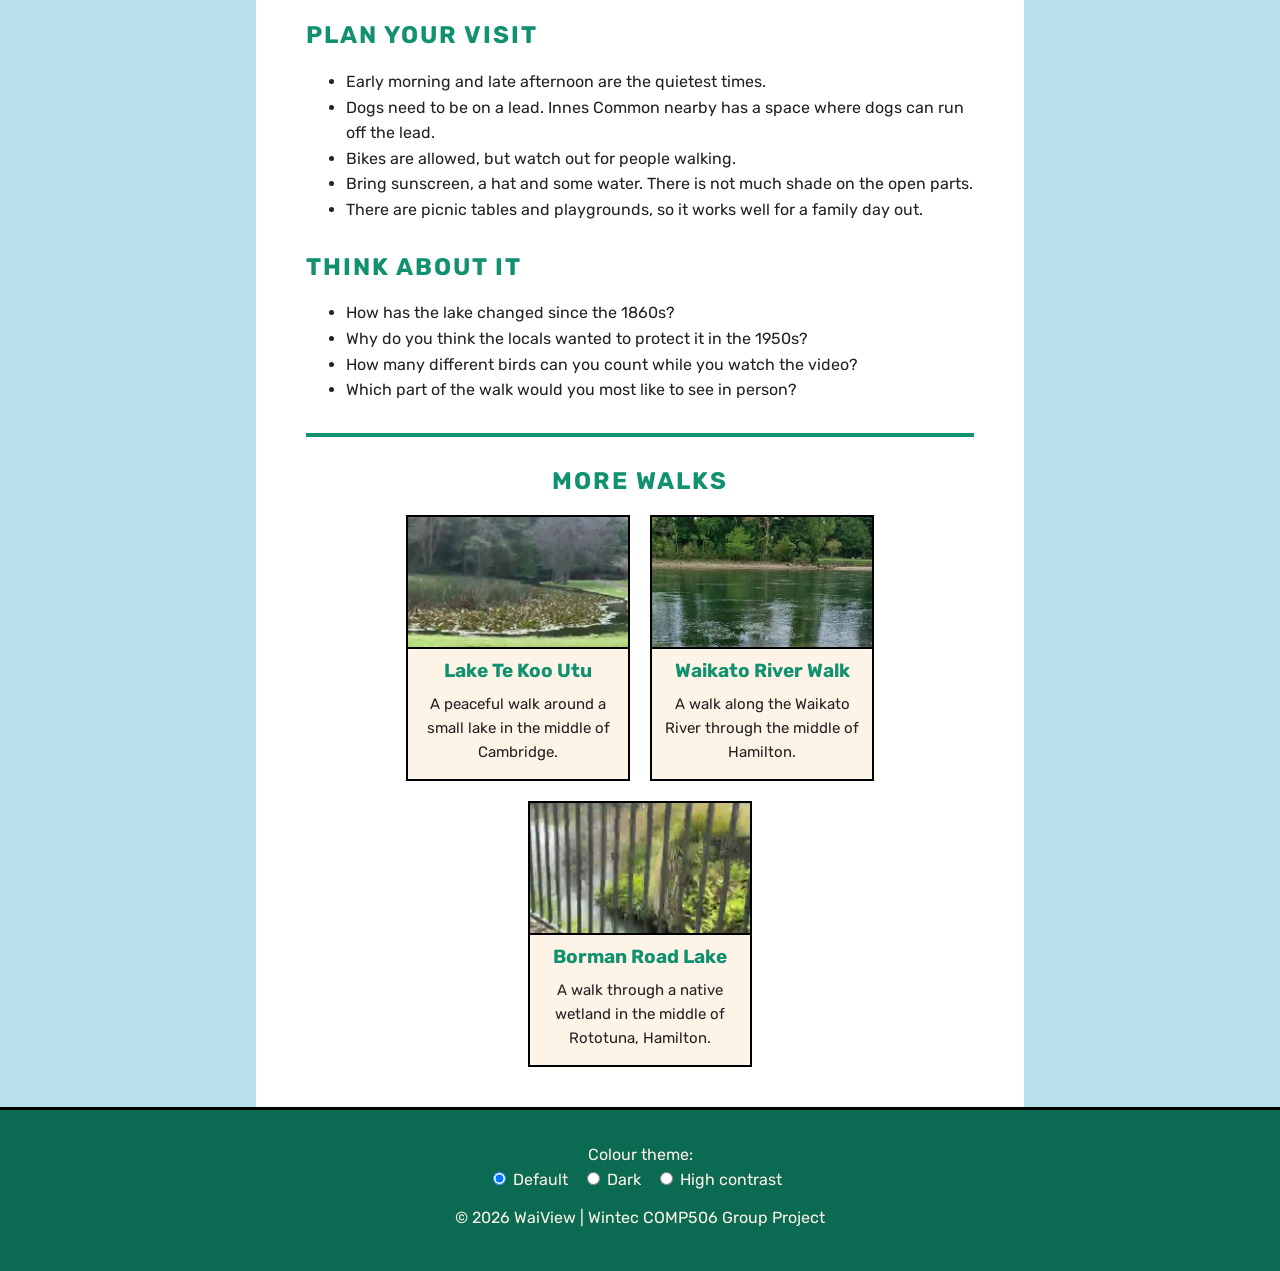
<file: walk-hamilton-lake.html>
<!DOCTYPE html>
<!--
    WaiView - Hamilton Lake walk page
    COMP506 Interactive Digital Media - Roopu 01
    Cruz, Seton, Ronald, Kaden, Wiremu
-->
<html lang="en">
<head>
    <meta charset="UTF-8">
    <meta name="viewport" content="width=device-width, initial-scale=1.0">
    <title>WaiView - Hamilton Lake</title>
    <link href="https://fonts.googleapis.com/css2?family=Rubik:wght@400;500;700&display=swap" rel="stylesheet">
    <link rel="stylesheet" href="style.css">
</head>
<body>

    <!-- Site name and main navigation -->
    <header>
        <a href="index.html" class="site-name"><span class="wai">Wai</span><span class="view">View</span></a>
        <nav>
            <ul>
                <li><a href="index.html">Home</a></li>
                <li><a href="about.html">About</a></li>
                <li><a href="videos.html" class="active">Videos</a></li>
                <li><a href="contact.html">Contact</a></li>
            </ul>
        </nav>
    </header>

    <div class="page">
        <div class="side left"></div>

        <!-- Main page content -->
        <main>
            <a href="videos.html" class="back">&lt; Back to walks</a>

            <h1>Hamilton Lake</h1>

            <div class="walk-top">
                <video controls preload="metadata" playsinline poster="images/posters/hamilton-lake.jpg" title="Hamilton Lake walk video" aria-describedby="video-description">
                    <source src="videos/hamilton-lake.mp4" type="video/mp4">
                    <track kind="captions" src="videos/hamilton-lake.vtt" srclang="en" label="English (scene descriptions)">
                    Your browser does not support video.
                </video>
                <iframe src="https://maps.google.com/maps?q=Hamilton%20Lake%2C%20Hamilton&amp;z=15&amp;output=embed" title="Map of Hamilton Lake"></iframe>
            </div>

            <div class="walk-info">
                <div class="walk-text">
                    <h2>About this walk</h2>
                    <p>Hamilton Lake (Lake Rotoroa) is the big lake on the south side of the city, about 10 minutes from the middle of town. The walkway goes all the way around it and is 3.8 km long, so it takes about an hour at a normal walking pace.</p>
                    <p>The track is flat and wide, a mix of sealed path and gravel, with no steps. That means it works for prams, wheelchairs and bikes as well as walkers. Around the lake there are playgrounds, picnic tables, toilets and water refill stations.</p>
                    <p id="video-description"><b>Video description:</b> A 16 minute walk around Hamilton Lake. It starts on the lawn beside a large white building with a curved roof, goes past a playground and a rock water feature, then follows the path along the water's edge where ducks are swimming. After that it passes through a long stretch of flax, tall grasses and big trees, with houses across the water, and finishes on a grassy area with a bench.</p>

                    <h2>Things to look out for</h2>
                    <ul>
                        <li>Ducks, pukeko and geese on the water and on the grass</li>
                        <li>The rock water feature next to the playground</li>
                        <li>Flax (harakeke) and tall grasses planted along the lake edge</li>
                        <li>Cabbage trees standing up against the sky</li>
                        <li>The houses on the other side of the lake, reflected in the water</li>
                    </ul>
                </div>

                <div class="info-box">
                    <p><b>Location:</b> Ruakiwi Road and Lake Crescent, Hamilton</p>
                    <p><b>Time:</b> About 1 hour (3.8 km loop)</p>
                    <p><b>Surface:</b> Flat sealed path and gravel, no steps</p>
                    <p><b>Tips:</b> Free to walk and open all year. Parking is free along Ruakiwi Road and near Innes Common but it fills up on weekends, so go early. Bring water and a hat.</p>
                </div>
            </div>

            <hr>

            <div class="walk-more">
                <h2>A bit of history</h2>
                <p>Rotoroa is te reo Māori for "long lake". Before the town was built, the lake had native trees and plants growing around it. Here is how it changed over time:</p>
                <ul>
                    <li><b>After 1864:</b> Military settlers cleared a lot of the native plants around the lake for farming and recreation. The western side ended up as a muddy swamp.</li>
                    <li><b>1886:</b> The Hamilton Domain Board took over the lake and the land on its west side, and started planting trees and building paths.</li>
                    <li><b>1890s:</b> People swam and had picnics at the lake, and brass bands played concerts.</li>
                    <li><b>1950s:</b> There was a plan to fill in the swamp with rubbish. Locals didn't want that, so they formed a "Lake Society" to protect the lake.</li>
                    <li><b>Later on:</b> The council added toilets, playgrounds and wooden walkways.</li>
                    <li><b>2004:</b> A walkway that goes right around the whole lake was opened. This is the track in our video.</li>
                </ul>

                <h2>Walk guide: stop by stop</h2>
                <p>This matches the video, so you can skip to the part you want to see.</p>
                <ol>
                    <li><b>0:00 - The start:</b> We begin on the lawn next to a big white building with a curved roof. This is a good place to park and set off.</li>
                    <li><b>1:00 - Playground:</b> The path goes past a playground and a rock water feature. Kids love this part, and there are toilets and a water refill station nearby.</li>
                    <li><b>2:00 - The water's edge:</b> A wide sealed path runs right next to the lake, with rocks along the edge. This is the best place to spot ducks.</li>
                    <li><b>3:00 - Lawns and big trees:</b> The path opens out onto grass and tall trees. You can see the houses on the other side of the lake from here.</li>
                    <li><b>5:00 - Native planting:</b> The path goes into a shady section with flax, tall grasses and trees growing on both sides. It is quieter here and feels a bit like a bush walk in the middle of the city.</li>
                    <li><b>8:00 - Through the grasses:</b> A long stretch of native planting, with other walkers and runners ahead. The path winds around so you never see too far ahead.</li>
                    <li><b>11:00 - Houses across the water:</b> The lake opens up again and the path curves between the tall grasses.</li>
                    <li><b>13:00 - Lake views:</b> The water shows through the flax and cabbage trees stand out against the sky.</li>
                    <li><b>15:00 - Nearly there:</b> We finish on a grassy area with a bench, a nice spot to sit down after the walk.</li>
                </ol>

                <h2>Plants and wildlife</h2>
                <p>The lake is home to lots of birds. You will almost always see ducks, and pukeko (the blue and red birds with long legs) and geese are common too, especially on the grass near the water.</p>
                <p>A lot of the planting around the lake edge is native. Flax (harakeke) was used by Māori to weave baskets, mats and clothing, and the tall grasses and cabbage trees (tī kōuka) help make a home for birds and insects. Replanting the edges also stops mud washing into the water.</p>

                <h2>Did you know?</h2>
                <ul>
                    <li>Hamilton Lake is also called Lake Rotoroa, and rotoroa means "long lake".</li>
                    <li>The track is 3.8 km, so walking it twice is nearly 8 km.</li>
                    <li>Early settlers once swam in the lake and held brass band concerts next to it.</li>
                    <li>The track is flat enough for prams and wheelchairs, so almost everyone can use it.</li>
                    <li>Hamilton City Council needs to approve drones before you fly one here.</li>
                </ul>

                <h2>Plan your visit</h2>
                <ul>
                    <li>Early morning and late afternoon are the quietest times.</li>
                    <li>Dogs need to be on a lead. Innes Common nearby has a space where dogs can run off the lead.</li>
                    <li>Bikes are allowed, but watch out for people walking.</li>
                    <li>Bring sunscreen, a hat and some water. There is not much shade on the open parts.</li>
                    <li>There are picnic tables and playgrounds, so it works well for a family day out.</li>
                </ul>

                <h2>Think about it</h2>
                <ul>
                    <li>How has the lake changed since the 1860s?</li>
                    <li>Why do you think the locals wanted to protect it in the 1950s?</li>
                    <li>How many different birds can you count while you watch the video?</li>
                    <li>Which part of the walk would you most like to see in person?</li>
                </ul>
            </div>

            <hr>

            <h2>More Walks</h2>
            <div class="walk-list">
                <a href="walk-lake-te-koo-utu.html" class="walk-card">
                    <img src="images/thumbs/lake-te-koo-utu.jpg" alt="Lake Te Koo Utu">
                    <h3>Lake Te Koo Utu</h3>
                    <p>A peaceful walk around a small lake in the middle of Cambridge.</p>
                </a>
                <a href="walk-waikato-river.html" class="walk-card">
                    <img src="images/thumbs/waikato-river.jpg" alt="Waikato River Walk">
                    <h3>Waikato River Walk</h3>
                    <p>A walk along the Waikato River through the middle of Hamilton.</p>
                </a>
                <a href="walk-borman-road-lake.html" class="walk-card">
                    <img src="images/thumbs/borman-road-lake.jpg" alt="Borman Road Lake">
                    <h3>Borman Road Lake</h3>
                    <p>A walk through a native wetland in the middle of Rototuna, Hamilton.</p>
                </a>
            </div>
        </main>

        <div class="side right"></div>
    </div>

    <!-- Footer with the colour theme picker -->
    <footer>

        <!-- colour theme picker (CSS only - see the colour themes section in style.css) -->
        <fieldset class="theme-picker">
            <legend>Colour theme:</legend>
            <input type="radio" name="theme" id="theme-default" checked>
            <label for="theme-default">Default</label>
            <input type="radio" name="theme" id="theme-dark">
            <label for="theme-dark">Dark</label>
            <input type="radio" name="theme" id="theme-contrast">
            <label for="theme-contrast">High contrast</label>
        </fieldset>

        <p>&copy; 2026 WaiView | Wintec COMP506 Group Project</p>
    </footer>

</body>
</html>
</file>
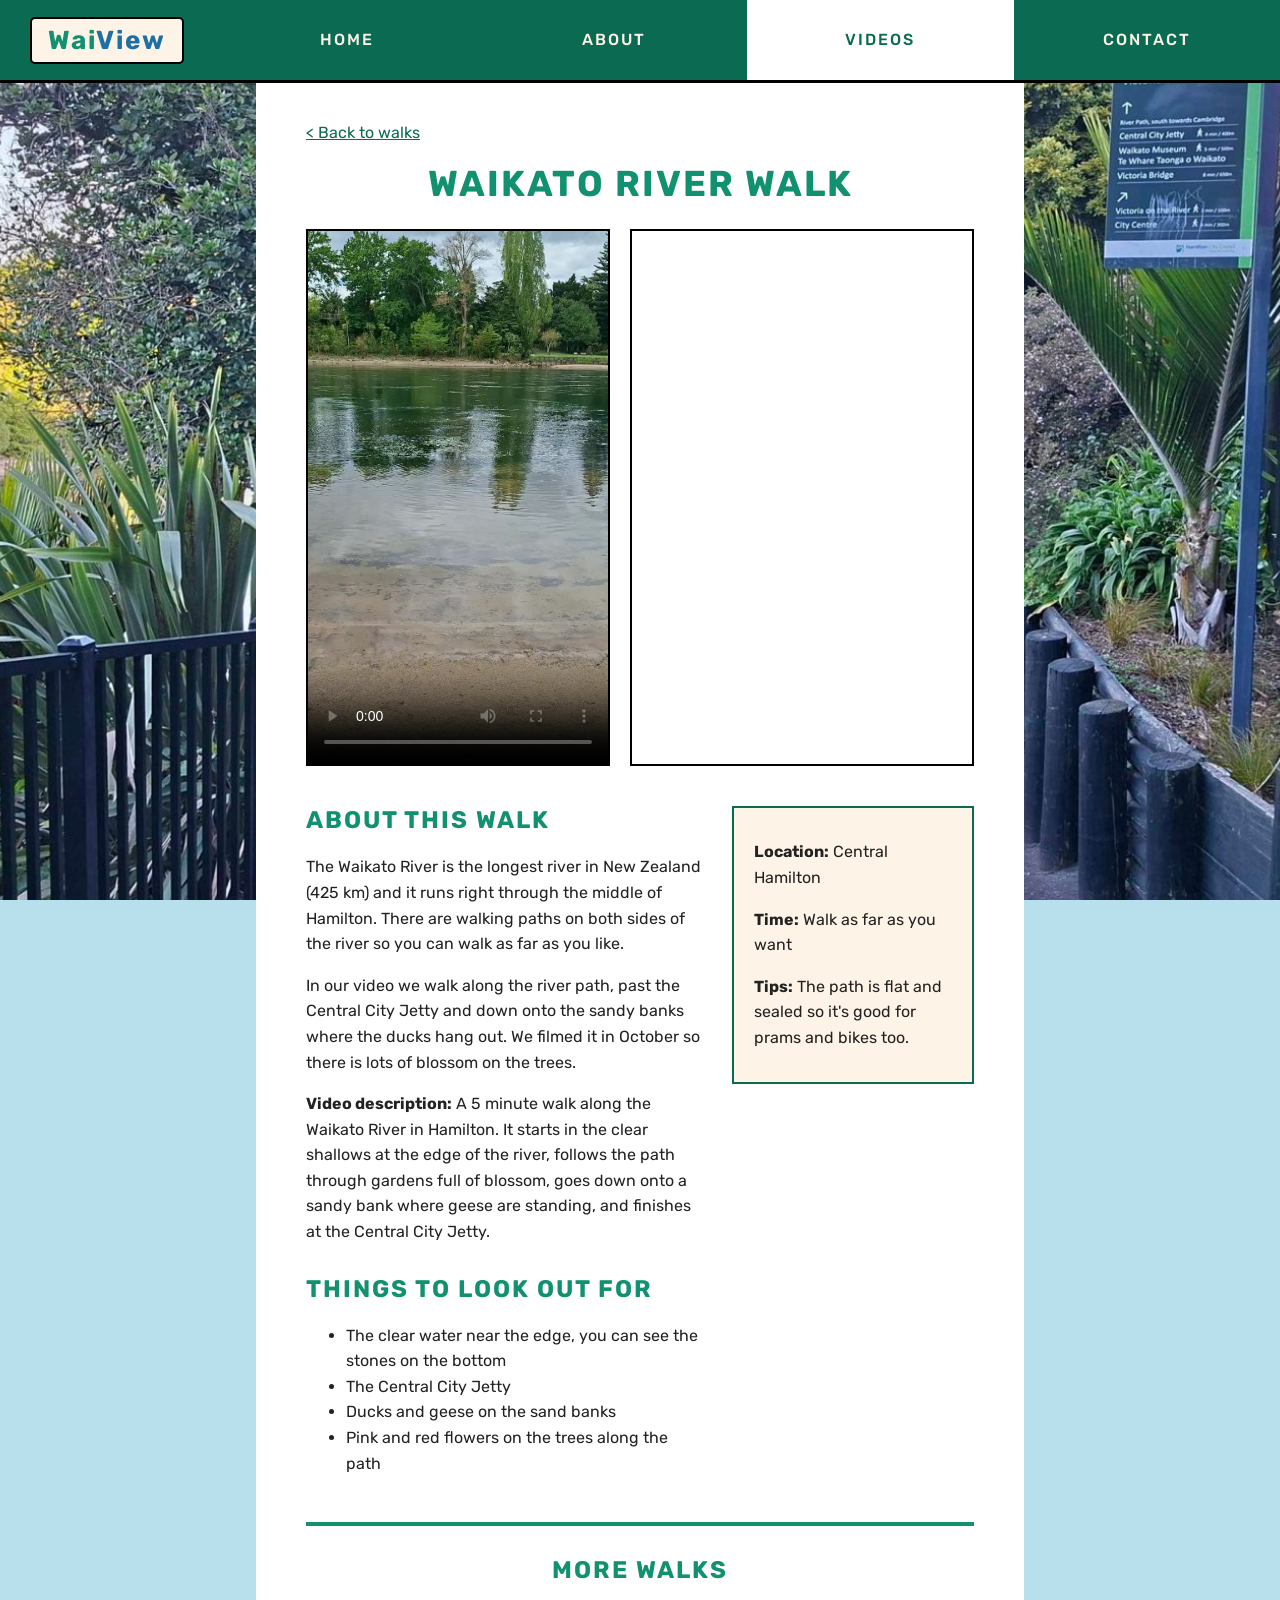
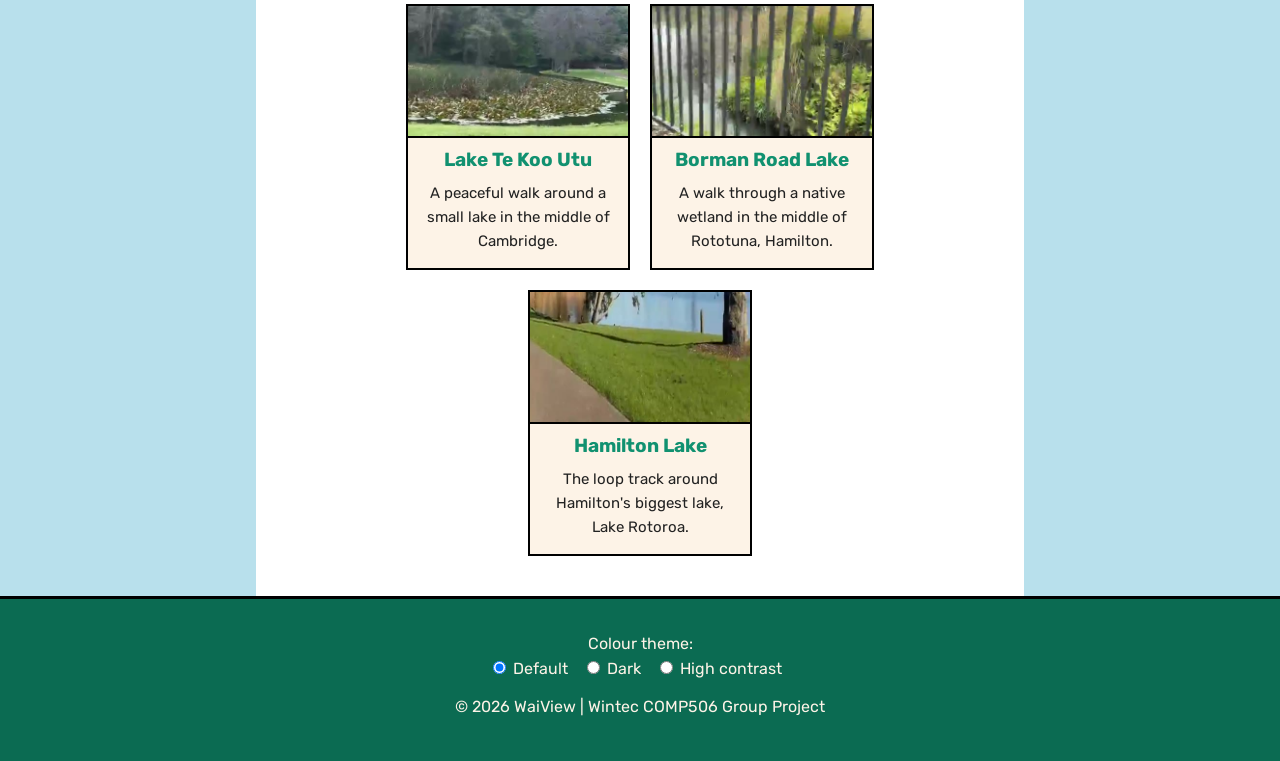
<file: walk-waikato-river.html>
<!DOCTYPE html>
<!--
    WaiView - Waikato River Walk page
    COMP506 Interactive Digital Media - Roopu 01
    Cruz, Seton, Ronald, Kaden, Wiremu
-->
<html lang="en">
<head>
    <meta charset="UTF-8">
    <meta name="viewport" content="width=device-width, initial-scale=1.0">
    <title>WaiView - Waikato River Walk</title>
    <link href="https://fonts.googleapis.com/css2?family=Rubik:wght@400;500;700&display=swap" rel="stylesheet">
    <link rel="stylesheet" href="style.css">
</head>
<body>

    <!-- Site name and main navigation -->
    <header>
        <a href="index.html" class="site-name"><span class="wai">Wai</span><span class="view">View</span></a>
        <nav>
            <ul>
                <li><a href="index.html">Home</a></li>
                <li><a href="about.html">About</a></li>
                <li><a href="videos.html" class="active">Videos</a></li>
                <li><a href="contact.html">Contact</a></li>
            </ul>
        </nav>
    </header>

    <div class="page">
        <div class="side left"></div>

        <!-- Main page content -->
        <main>
            <a href="videos.html" class="back">&lt; Back to walks</a>

            <h1>Waikato River Walk</h1>

            <div class="walk-top">
                <video controls preload="metadata" playsinline poster="images/posters/waikato-river.jpg" title="Waikato River Walk video" aria-describedby="video-description">
                    <source src="videos/waikato-river.mp4" type="video/mp4">
                    <track kind="captions" src="videos/waikato-river.vtt" srclang="en" label="English (scene descriptions)">
                    Your browser does not support video.
                </video>
                <iframe src="https://maps.google.com/maps?q=-37.7870,175.2840&amp;z=14&amp;output=embed" title="Map of Waikato River Walk"></iframe>
            </div>

            <div class="walk-info">
                <div class="walk-text">
                    <h2>About this walk</h2>
                    <p>The Waikato River is the longest river in New Zealand (425 km) and it runs right through the middle of Hamilton. There are walking paths on both sides of the river so you can walk as far as you like.</p>
                    <p>In our video we walk along the river path, past the Central City Jetty and down onto the sandy banks where the ducks hang out. We filmed it in October so there is lots of blossom on the trees.</p>

                    <p id="video-description"><b>Video description:</b> A 5 minute walk along the Waikato River in Hamilton. It starts in the clear shallows at the edge of the river, follows the path through gardens full of blossom, goes down onto a sandy bank where geese are standing, and finishes at the Central City Jetty.</p>

                    <h2>Things to look out for</h2>
                    <ul>
                        <li>The clear water near the edge, you can see the stones on the bottom</li>
                        <li>The Central City Jetty</li>
                        <li>Ducks and geese on the sand banks</li>
                        <li>Pink and red flowers on the trees along the path</li>
                    </ul>
                </div>

                <div class="info-box">
                    <p><b>Location:</b> Central Hamilton</p>
                    <p><b>Time:</b> Walk as far as you want</p>
                    <p><b>Tips:</b> The path is flat and sealed so it's good for prams and bikes too.</p>
                </div>
            </div>

            <hr>

            <h2>More Walks</h2>
            <div class="walk-list">
                <a href="walk-lake-te-koo-utu.html" class="walk-card">
                    <img src="images/thumbs/lake-te-koo-utu.jpg" alt="Lake Te Koo Utu">
                    <h3>Lake Te Koo Utu</h3>
                    <p>A peaceful walk around a small lake in the middle of Cambridge.</p>
                </a>
                <a href="walk-borman-road-lake.html" class="walk-card">
                    <img src="images/thumbs/borman-road-lake.jpg" alt="Borman Road Lake">
                    <h3>Borman Road Lake</h3>
                    <p>A walk through a native wetland in the middle of Rototuna, Hamilton.</p>
                </a>
                <a href="walk-hamilton-lake.html" class="walk-card">
                    <img src="images/thumbs/hamilton-lake.jpg" alt="Hamilton Lake">
                    <h3>Hamilton Lake</h3>
                    <p>The loop track around Hamilton's biggest lake, Lake Rotoroa.</p>
                </a>
            </div>
        </main>

        <div class="side right"></div>
    </div>

    <!-- Footer with the colour theme picker -->
    <footer>

        <!-- colour theme picker (CSS only - see the colour themes section in style.css) -->
        <fieldset class="theme-picker">
            <legend>Colour theme:</legend>
            <input type="radio" name="theme" id="theme-default" checked>
            <label for="theme-default">Default</label>
            <input type="radio" name="theme" id="theme-dark">
            <label for="theme-dark">Dark</label>
            <input type="radio" name="theme" id="theme-contrast">
            <label for="theme-contrast">High contrast</label>
        </fieldset>

        <p>&copy; 2026 WaiView | Wintec COMP506 Group Project</p>
    </footer>

</body>
</html>
</file>
<file: style.css>
/*
    WaiView - main stylesheet (style.css)
    COMP506 Interactive Digital Media - Roopu 01
    Used by every page. Colours come from our project scope:
    green #119170 (ground), blue #3fa0e0 (water), cream #fdf3e7 (clouds), sky #b8e0ec (sky)
*/

/* ---------- Page background ---------- */

body {
    margin: 0;
    font-family: "Rubik", Arial, sans-serif;
    background-color: #b8e0ec;
    background-image: url("images/background.jpg");
    background-size: cover;
    background-position: center;
    background-attachment: fixed;
    color: #222222;
}

/* ---------- Header and navigation ---------- */
header {
    display: flex;
    align-items: center;
    height: 80px;
    background-color: #0b6b52;
    border-bottom: 3px solid black;
}

/* site name on the left of the header */
.site-name {
    margin: 0 30px;
    padding: 6px 16px;
    background-color: #fdf3e7;
    border: 2px solid black;
    border-radius: 5px;
    font-size: 26px;
    font-weight: 700;
    letter-spacing: 2px;
    text-decoration: none;
    flex-shrink: 0;
}

/* "Wai" in our green and "View" in a darker water blue */
.site-name .wai {
    color: #119170;
}

.site-name .view {
    color: #1d6fa5;
}

nav {
    flex: 1;
    height: 100%;
}

nav ul {
    display: flex;
    height: 100%;
    margin: 0;
    padding: 0;
    list-style: none;
}

nav li {
    flex: 1;
}

nav a {
    display: flex;
    justify-content: center;
    align-items: center;
    height: 100%;
    color: #fdf3e7;
    text-decoration: none;
    text-transform: uppercase;
    letter-spacing: 2px;
    font-weight: 500;
}

nav a:hover {
    background-color: #119170;
}

/* shows which page you are on */
nav a.active {
    background-color: white;
    color: #0b6b52;
}

/* ---------- Page layout ---------- */
/* three columns: background photo | white content | background photo */
.page {
    display: flex;
}

.side {
    width: 20%;
}

main {
    flex: 1;
    padding: 40px 50px;
    background-color: white;
    text-align: center;
    min-height: 500px;
}

/* ---------- Text ---------- */
h1, h2 {
    color: #119170;
    text-transform: uppercase;
    letter-spacing: 2px;
}

h1 {
    font-size: 36px;
    margin-top: 0;
}

h2 {
    font-size: 24px;
    margin-top: 30px;
}

hr {
    border: none;
    border-top: 4px solid #119170;
    margin: 30px 0;
}

p, li {
    line-height: 1.6;
}

/* logo at the top of Home and About (inside the h1) */
.logo-heading {
    margin: 0;
}

.main-logo {
    width: 100%;
    max-width: 450px;
}

/* ---------- Buttons ---------- */
.button {
    display: inline-block;
    margin-top: 20px;
    padding: 12px 40px;
    background-color: #0b6b52;
    color: white;
    border: 2px solid black;
    border-radius: 5px;
    font-family: inherit;
    font-size: 18px;
    font-weight: 500;
    text-transform: uppercase;
    text-decoration: none;
    cursor: pointer;
}

.button:hover {
    background-color: #1d6fa5;
}

.text-left {
    text-align: left;
    max-width: 600px;
    margin: 0 auto;
}

/* ---------- Walk cards (Home, Videos and the walk pages) ---------- */
.walk-list {
    display: flex;
    flex-wrap: wrap;
    justify-content: center;
    gap: 20px;
}

.walk-card {
    width: 220px;
    border: 2px solid black;
    background-color: #fdf3e7;
    color: #222222;
    text-decoration: none;
}

.walk-card:hover {
    background-color: #b8e0ec;
}

.walk-card img {
    width: 100%;
    height: 130px;
    object-fit: cover;
    display: block;
    border-bottom: 2px solid black;
}

.walk-card h2,
.walk-card h3 {
    color: #119170;
    font-size: 19px;
    text-transform: none;
    letter-spacing: 0;
    margin: 10px;
}

/* moving preview on the Videos page - the still picture swaps for the moving one on hover */
.preview img {
    width: 100%;
    height: 130px;
    object-fit: cover;
    display: block;
    border-bottom: 2px solid black;
}

.preview .moving {
    display: none;
}

.walk-card:hover .preview .moving,
.walk-card:focus .preview .moving {
    display: block;
}

.walk-card:hover .preview .still,
.walk-card:focus .preview .still {
    display: none;
}

.walk-card p {
    margin: 0 10px 15px;
    font-size: 15px;
}

/* ---------- Walk pages ---------- */
.back {
    display: block;
    text-align: left;
    color: #0b6b52;
    margin-bottom: 20px;
}

.walk-top {
    display: flex;
    gap: 20px;
}

.walk-top video {
    width: 300px;
    border: 2px solid black;
    background-color: black;
}

.walk-top iframe {
    flex: 1;
    min-height: 400px;
    border: 2px solid black;
}

.coming-soon {
    width: 300px;
    min-height: 400px;
    display: flex;
    justify-content: center;
    align-items: center;
    background-color: #b8e0ec;
    border: 2px solid black;
    font-size: 20px;
    color: #0b6b52;
}

.walk-info {
    display: flex;
    gap: 30px;
    text-align: left;
    margin-top: 10px;
}

.walk-text {
    flex: 2;
}

.info-box {
    flex: 1;
    align-self: flex-start;
    margin-top: 30px;
    padding: 15px 20px;
    background-color: #fdf3e7;
    border: 2px solid #0b6b52;
}

/* extra info under the video (history, walk guide etc) */
.walk-more {
    max-width: 800px;
    margin: 0 auto;
    text-align: left;
}

/* ---------- About page ---------- */
.colours {
    display: flex;
    flex-wrap: wrap;
    justify-content: center;
    gap: 10px;
}

.colour {
    width: 80px;
    height: 50px;
    border: 2px solid black;
}

.green {
    background-color: #119170;
}

.blue {
    background-color: #3fa0e0;
}

.cream {
    background-color: #fdf3e7;
}

.sky {
    background-color: #b8e0ec;
}

.team {
    display: flex;
    flex-wrap: wrap;
    justify-content: center;
}

.member {
    width: 33%;
    margin-bottom: 20px;
}

.member img {
    width: 120px;
    height: 120px;
    object-fit: cover;
    border: 3px solid black;
    background-color: #b8e0ec;
}

/* ---------- Contact form ---------- */
form {
    display: flex;
    flex-direction: column;
    max-width: 450px;
    margin: 0 auto;
    text-align: left;
}

form label {
    font-weight: 500;
    color: #0b6b52;
    margin-top: 15px;
    margin-bottom: 5px;
}

input, textarea {
    padding: 10px;
    border: 2px solid black;
    font-family: inherit;
    font-size: 16px;
}

form .button {
    align-self: center;
}

/* ---------- Footer ---------- */
footer {
    background-color: #0b6b52;
    border-top: 3px solid black;
    color: #fdf3e7;
    text-align: center;
    padding: 25px;
}

footer a {
    color: #fdf3e7;
    font-weight: 500;
}

/* colour theme picker */
.theme-picker {
    border: none;
    margin: 10px 0;
    padding: 0;
}

.theme-picker legend {
    margin: 0 auto 5px;
}

.theme-picker label {
    margin-right: 10px;
    cursor: pointer;
}

/* ---------- Colour themes ----------
   The radio buttons in the footer pick the theme.
   body:has(#theme-dark:checked) means "when the Dark button is ticked". */

/* dark theme */
body:has(#theme-dark:checked) main {
    background-color: #1f2b29;
    color: #eeeeee;
}

body:has(#theme-dark:checked) h1,
body:has(#theme-dark:checked) h2,
body:has(#theme-dark:checked) .walk-card h2,
body:has(#theme-dark:checked) .walk-card h3,
body:has(#theme-dark:checked) .back,
body:has(#theme-dark:checked) form label,
body:has(#theme-dark:checked) .coming-soon {
    color: #8fe0c2;
}

body:has(#theme-dark:checked) .walk-card,
body:has(#theme-dark:checked) .info-box {
    background-color: #2d3d3a;
    color: #eeeeee;
    border-color: #8fe0c2;
}

body:has(#theme-dark:checked) .walk-card:hover {
    background-color: #3a504c;
}

body:has(#theme-dark:checked) .coming-soon {
    background-color: #2d3d3a;
}

/* high contrast theme */
body:has(#theme-contrast:checked) main {
    background-color: black;
    color: white;
}

body:has(#theme-contrast:checked) header,
body:has(#theme-contrast:checked) footer {
    background-color: black;
    border-color: yellow;
}

body:has(#theme-contrast:checked) nav a.active {
    background-color: yellow;
    color: black;
}

body:has(#theme-contrast:checked) .site-name {
    background-color: black;
    border-color: yellow;
}

body:has(#theme-contrast:checked) .site-name .wai,
body:has(#theme-contrast:checked) .site-name .view {
    color: yellow;
}

body:has(#theme-contrast:checked) h1,
body:has(#theme-contrast:checked) h2,
body:has(#theme-contrast:checked) a,
body:has(#theme-contrast:checked) .walk-card h2,
body:has(#theme-contrast:checked) .walk-card h3,
body:has(#theme-contrast:checked) form label,
body:has(#theme-contrast:checked) .coming-soon {
    color: yellow;
}

body:has(#theme-contrast:checked) .walk-card,
body:has(#theme-contrast:checked) .info-box,
body:has(#theme-contrast:checked) .coming-soon {
    background-color: black;
    color: white;
    border-color: yellow;
}

body:has(#theme-contrast:checked) .button {
    background-color: yellow;
    color: black;
}

body:has(#theme-contrast:checked) hr {
    border-top-color: yellow;
}

/* ---------- Phones and small screens ---------- */

@media (max-width: 800px) {
    header {
        flex-direction: column;
        height: auto;
        padding-top: 10px;
    }

    .site-name {
        margin: 0 0 10px;
    }

    nav {
        width: 100%;
    }

    nav a {
        padding: 15px 0;
        font-size: 13px;
        letter-spacing: 1px;
    }

    .side {
        display: none;
    }

    main {
        padding: 30px 20px;
    }

    .walk-top, .walk-info {
        flex-direction: column;
        align-items: center;
    }

    .walk-top iframe {
        width: 100%;
        min-height: 250px;
    }

    .member {
        width: 50%;
    }
}
</file>
